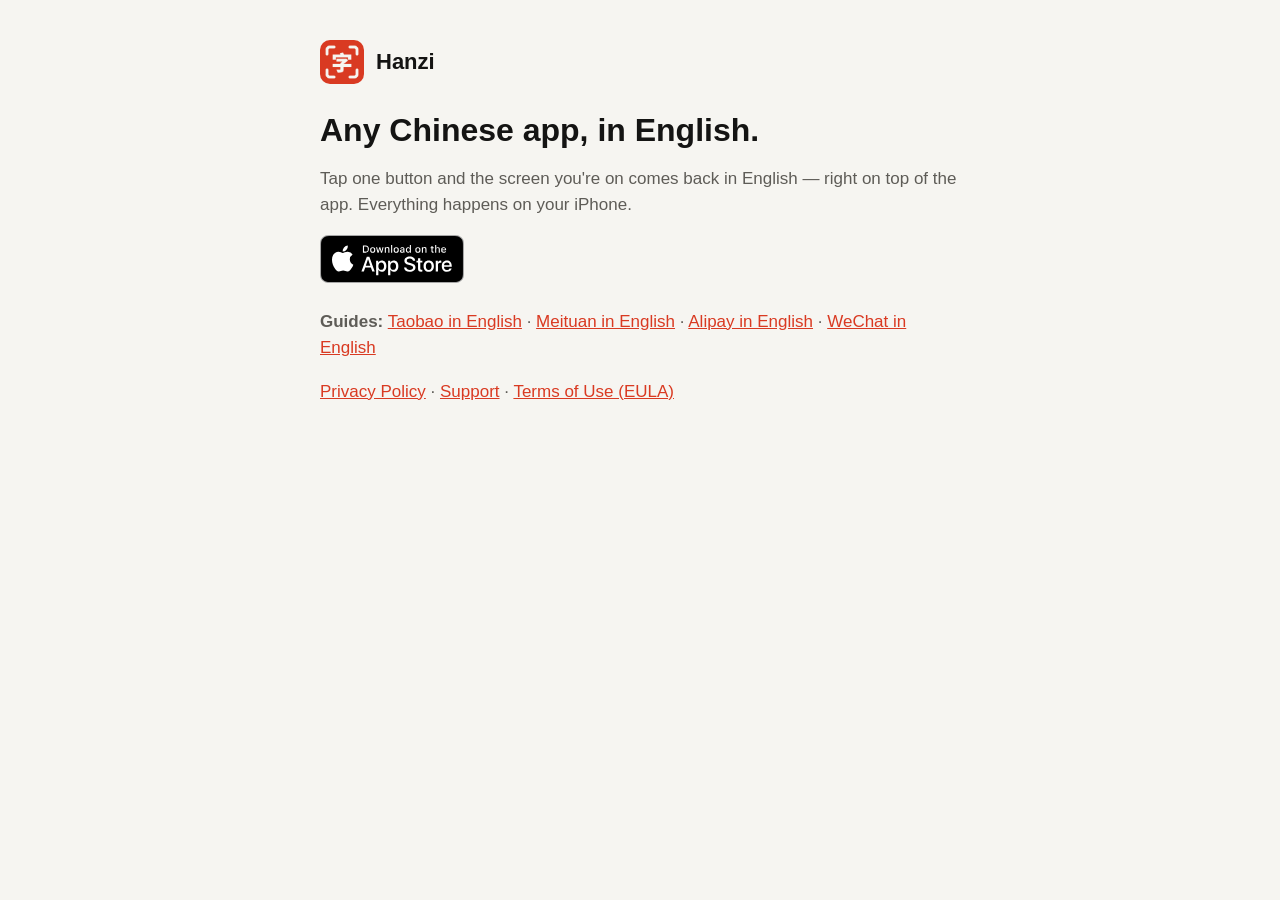
<file: index.html>
<!doctype html><html lang="en"><head><meta charset="utf-8"><meta name="viewport" content="width=device-width,initial-scale=1"><title>Hanzi — Any Chinese app, in English</title><link rel="stylesheet" href="estilo.css"><link rel="icon" href="icon.png"></head>
<body><main><header><img src="icon.png" alt=""><b>Hanzi</b></header><h1>Any Chinese app, in English.</h1>
<p>Tap one button and the screen you're on comes back in English — right on top of the app. Everything happens on your iPhone.</p>
<p><a href="https://apps.apple.com/app/apple-store/id6814826357?pt=128466772&amp;ct=web-home&amp;mt=8"><img src="get/badge.svg" alt="Download on the App Store" style="height:48px"></a></p>
<p><b>Guides:</b> <a href="guides/taobao-in-english/">Taobao in English</a> · <a href="guides/meituan-in-english/">Meituan in English</a> · <a href="guides/alipay-in-english/">Alipay in English</a> · <a href="guides/wechat-in-english/">WeChat in English</a></p>
<p><a href="privacy/">Privacy Policy</a> · <a href="support/">Support</a> · <a href="https://www.apple.com/legal/internet-services/itunes/dev/stdeula/">Terms of Use (EULA)</a></p></main></body></html>
</file>
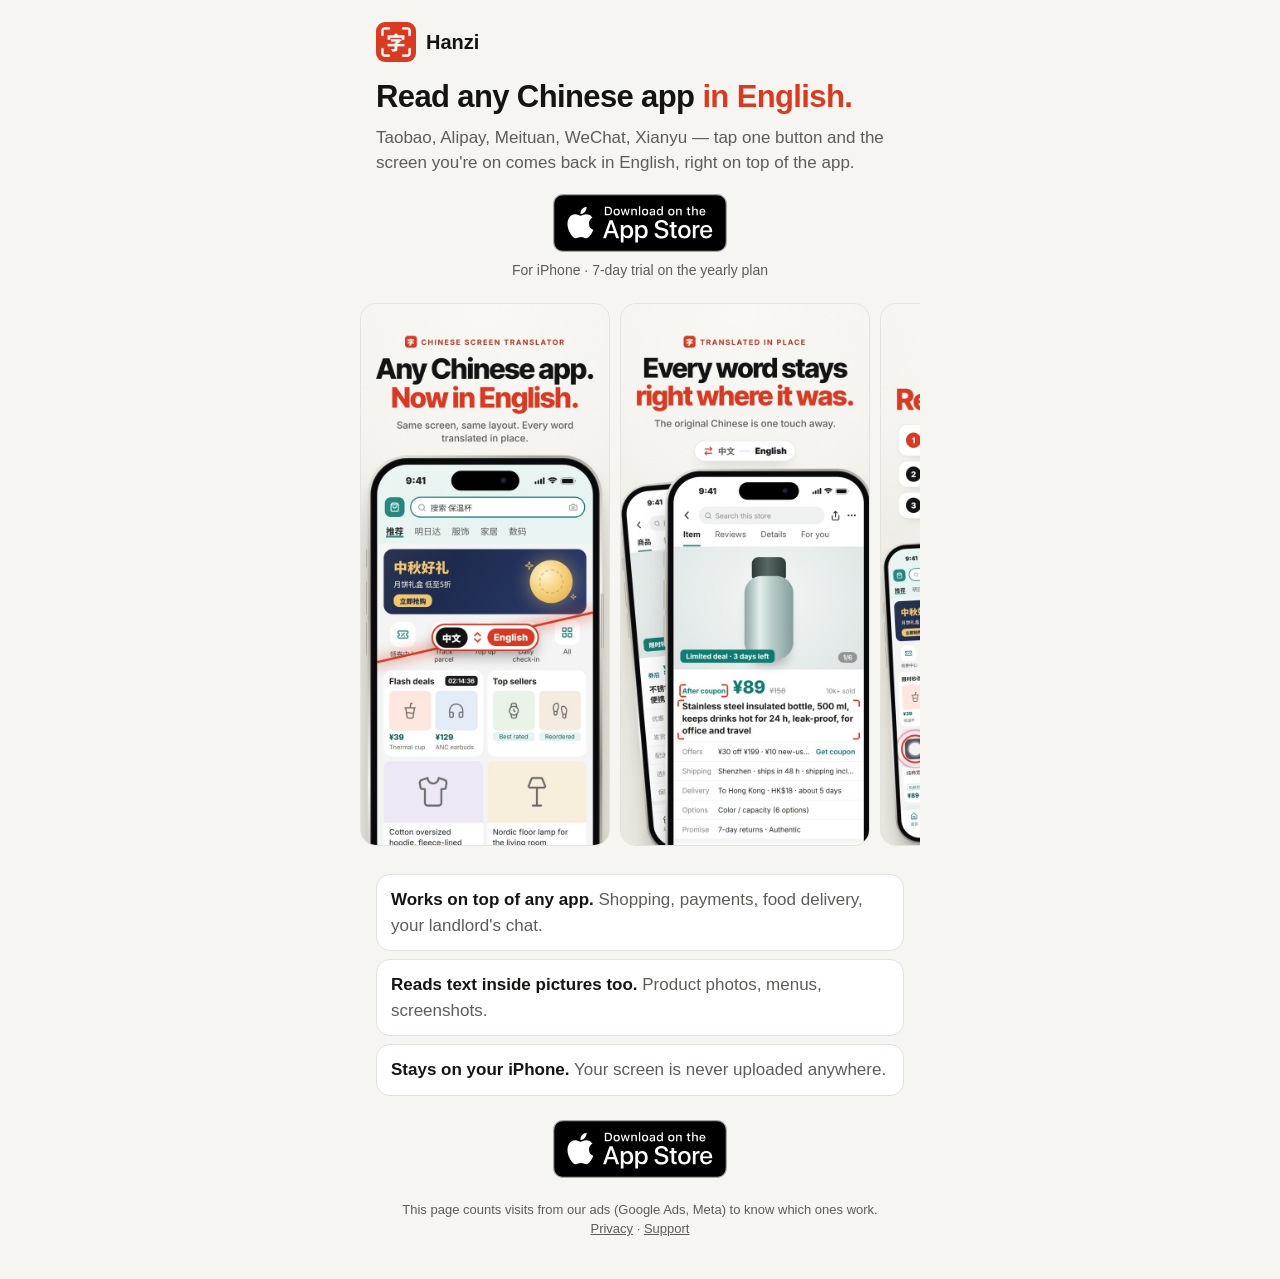
<file: get/index.html>
<!doctype html>
<html lang="en">
<head>
<meta charset="utf-8">
<meta name="viewport" content="width=device-width,initial-scale=1,viewport-fit=cover">
<title>Hanzi — Read any Chinese app in English</title>
<meta name="description" content="Taobao, Alipay, Meituan, WeChat: tap one button and the screen you're on comes back in English, right on top of the app. For iPhone.">
<meta name="apple-itunes-app" content="app-id=6814826357">
<link rel="icon" href="../icon.png">
<style>
:root{--bg:#F6F5F1;--ink:#141413;--ink2:#5E5C57;--seal:#D93A22;--card:#fff;--line:#E4E2DC}
@media (prefers-color-scheme:dark){:root{--bg:#171615;--ink:#F3F1EC;--ink2:#ABA79F;--seal:#F0563C;--card:#211F1D;--line:#34312E}}
*{box-sizing:border-box}
html,body{margin:0;background:var(--bg);color:var(--ink);font:17px/1.5 -apple-system,BlinkMacSystemFont,"SF Pro Text","Helvetica Neue",Arial,sans-serif;-webkit-text-size-adjust:100%}
main{max-width:560px;margin:0 auto;padding:22px 16px 40px}
header{display:flex;align-items:center;gap:10px;margin-bottom:18px}
header img{width:40px;height:40px;border-radius:9px}
header b{font-size:20px}
h1{font-size:31px;line-height:1.12;margin:0 0 10px;letter-spacing:-.02em}
h1 em{font-style:normal;color:var(--seal)}
.sub{color:var(--ink2);margin:0 0 18px}
.cta{display:flex;flex-direction:column;align-items:center;gap:8px;margin:0 0 22px}
.cta a{display:block;line-height:0}
.cta img{height:58px;width:auto}
.cta small{color:var(--ink2);font-size:14px}
.shots{display:flex;gap:10px;overflow-x:auto;scroll-snap-type:x mandatory;margin:0 -16px 22px;padding:0 16px 6px}
.shots img{flex:0 0 62%;max-width:250px;aspect-ratio:598/1300;border-radius:16px;scroll-snap-align:start;border:1px solid var(--line);background:var(--card)}
ul{list-style:none;padding:0;margin:0 0 24px}
li{background:var(--card);border:1px solid var(--line);border-radius:14px;padding:12px 14px;margin-bottom:8px;color:var(--ink2)}
li b{color:var(--ink)}
footer{color:var(--ink2);font-size:13px;text-align:center}
footer a{color:var(--ink2)}
</style>
</head>
<body>
<main>
  <header><img src="../icon.png" alt=""><b>Hanzi</b></header>
  <h1>Read any Chinese app <em>in English.</em></h1>
  <p class="sub">Taobao, Alipay, Meituan, WeChat, Xianyu — tap one button and the screen you're on comes back in English, right on top of the app.</p>

  <div class="cta">
    <a class="store" href="https://apps.apple.com/app/apple-store/id6814826357?pt=128466772&amp;ct=gads-x&amp;mt=8"><img src="badge.svg" alt="Download on the App Store"></a>
    <small>For iPhone · 7-day trial on the yearly plan</small>
  </div>

  <div class="shots">
    <img src="s1.jpg" alt="Any Chinese app, now in English" loading="eager">
    <img src="s2.jpg" alt="Translated in place" loading="lazy">
    <img src="s3.jpg" alt="One tap" loading="lazy">
    <img src="s4.jpg" alt="Text inside pictures too" loading="lazy">
  </div>

  <ul>
    <li><b>Works on top of any app.</b> Shopping, payments, food delivery, your landlord's chat.</li>
    <li><b>Reads text inside pictures too.</b> Product photos, menus, screenshots.</li>
    <li><b>Stays on your iPhone.</b> Your screen is never uploaded anywhere.</li>
  </ul>

  <div class="cta">
    <a class="store" href="https://apps.apple.com/app/apple-store/id6814826357?pt=128466772&amp;ct=gads-x&amp;mt=8"><img src="badge.svg" alt="Download on the App Store"></a>
  </div>

  <footer>
    This page counts visits from our ads (Google Ads, Meta) to know which ones work.<br>
    <a href="../privacy/">Privacy</a> · <a href="../support/">Support</a>
  </footer>
</main>
<script>
(function(){
  var AW = "AW-17931288801", LABEL = "IBpbCKrgy7cdEOGBp-ZC";
  var t0 = Date.now(), MIN_MS = 3000;
  var q = new URLSearchParams(location.search);
  var v = (q.get("utm_content") || q.get("v") || "x").replace(/[^a-z0-9_-]/gi, "").slice(0, 30) || "x";
  var store = "https://apps.apple.com/app/apple-store/id6814826357?pt=128466772&ct=" + encodeURIComponent((/^(meta|fb|ig|facebook|instagram)$/i.test(q.get("utm_source")||"") ? "meta-" : "gads-") + v) + "&mt=8";
  var links = document.querySelectorAll("a.store");
  for (var i = 0; i < links.length; i++) links[i].href = store;

  /* Medicion propia (PostHog, sin cookies ni perfil): vista y toque por video. */
  var sid = "hzw-" + Math.random().toString(16).slice(2) + Date.now().toString(16);
  function ph(ev){
    try{
      fetch("https://us.i.posthog.com/capture/", {method:"POST", keepalive:true, headers:{"Content-Type":"application/json"},
        body: JSON.stringify({api_key:"phc_3XrhNSwJkffw9lChO0bvAAEboGSp8wbr6FU7kwlqE8B", event:ev, distinct_id:sid,
          properties:{$lib:"hanzi-web", v:v, src:q.get("utm_source")||null, camp:q.get("utm_campaign")||null,
            gclid: q.has("gclid")||q.has("gbraid")||q.has("wbraid"), $process_person_profile:false, $geoip_disable:false}})});
    }catch(e){}
  }
  ph("web_landing_view");

  /* Etiqueta de Google: conversion = toque en "Download on the App Store". */
  window.dataLayer = window.dataLayer || [];
  window.gtag = function(){ dataLayer.push(arguments); };
  gtag("js", new Date());
  gtag("config", AW);
  var s = document.createElement("script"); s.async = true; s.src = "https://www.googletagmanager.com/gtag/js?id=" + AW;
  document.head.appendChild(s);

  /* Pixel de Meta (conjunto de datos "Hanzi Web"): vista de pagina, y Lead = toque util en el boton del App Store. */
  !function(f,b,e,u,n,t,z){if(f.fbq)return;n=f.fbq=function(){n.callMethod?n.callMethod.apply(n,arguments):n.queue.push(arguments)};
  if(!f._fbq)f._fbq=n;n.push=n;n.loaded=!0;n.version="2.0";n.queue=[];t=b.createElement(e);t.async=!0;t.src=u;
  z=b.getElementsByTagName(e)[0];z.parentNode.insertBefore(t,z)}(window,document,"script","https://connect.facebook.net/en_US/fbevents.js");
  fbq("init", "4250661291893455");
  fbq("track", "PageView");

  var fue = false;
  function alStore(e){
    if (fue) return; fue = true;
    e.preventDefault();
    var ir = function(){ if (ir.hecho) return; ir.hecho = true; location.href = store; };
    /* Solo cuenta para Google si estuvo >= 3 s en la pagina: un toque reflejo no entrena la puja. Navega igual. */
    var util = Date.now() - t0 >= MIN_MS;
    ph(util ? "web_store_click" : "web_store_click_rapido");
    if (util) {
      try { fbq("track", "Lead", {content_name: v}); } catch(err) {}
      try { gtag("event", "conversion", {send_to: AW + "/" + LABEL, transport_type: "beacon", event_callback: function(){ setTimeout(ir, 350); }}); } catch(err) {}
      setTimeout(ir, 700);
    } else {
      setTimeout(ir, 150);
    }
    setTimeout(function(){ fue = false; }, 3000);
  }
  for (var j = 0; j < links.length; j++) links[j].addEventListener("click", alStore);
})();
</script>
</body>
</html>
</file>
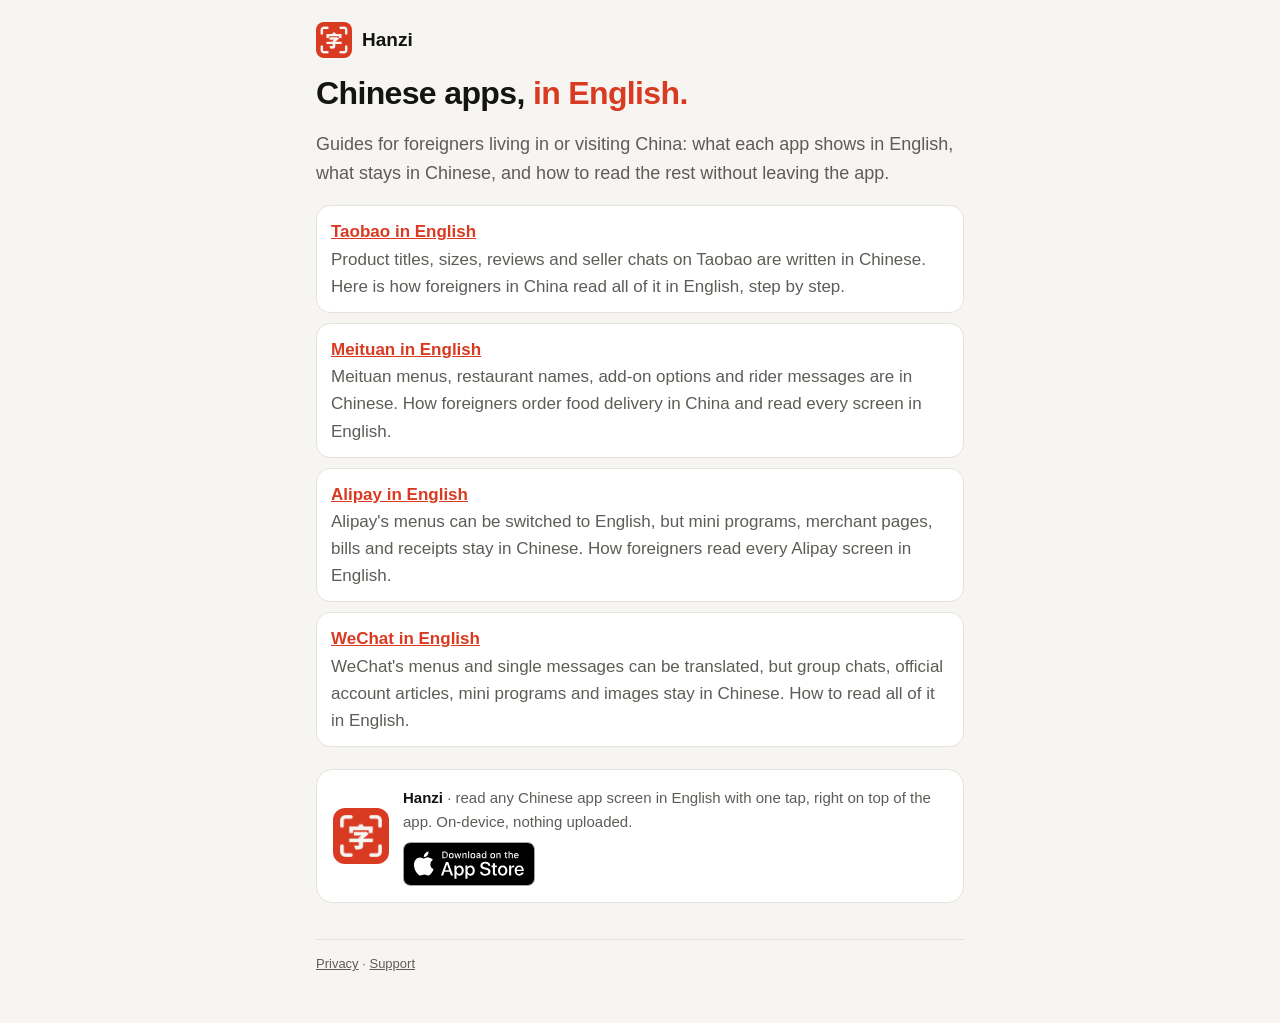
<file: guides/index.html>
<!doctype html>
<html lang="en"><head><meta charset="utf-8"><meta name="viewport" content="width=device-width,initial-scale=1">
<title>Using Chinese apps in English: guides for foreigners in China</title>
<meta name="description" content="Practical guides for foreigners in China: how to read Taobao, Meituan, Alipay and WeChat in English, including the parts that stay in Chinese."><link rel="canonical" href="https://perufitlife.github.io/hanzi-app/guides/">
<link rel="icon" href="../icon.png"><style>:root{--bg:#F6F5F1;--ink:#141413;--ink2:#5E5C57;--seal:#D93A22;--card:#fff;--line:#E4E2DC}
@media (prefers-color-scheme:dark){:root{--bg:#171615;--ink:#F3F1EC;--ink2:#ABA79F;--seal:#F0563C;--card:#211F1D;--line:#34312E}}
*{box-sizing:border-box}html,body{margin:0;background:var(--bg);color:var(--ink);font:17px/1.6 -apple-system,BlinkMacSystemFont,"SF Pro Text","Helvetica Neue",Arial,sans-serif;-webkit-text-size-adjust:100%}
main{max-width:680px;margin:0 auto;padding:22px 16px 48px}header{display:flex;align-items:center;gap:10px;margin-bottom:18px}header img{width:36px;height:36px;border-radius:8px}header a{color:var(--ink);text-decoration:none;font-weight:700;font-size:19px}
h1{font-size:32px;line-height:1.12;margin:0 0 12px;letter-spacing:-.02em}h1 em{font-style:normal;color:var(--seal)}h2{font-size:22px;margin:30px 0 8px;letter-spacing:-.01em}
.lead{color:var(--ink2);font-size:18px}a{color:var(--seal)}ul,ol{padding-left:22px}li{margin:4px 0}
.cta{background:var(--card);border:1px solid var(--line);border-radius:16px;padding:16px;margin:22px 0;display:flex;gap:14px;align-items:center}
.cta img.i{width:56px;height:56px;border-radius:12px;flex:none}.cta p{margin:0 0 8px;color:var(--ink2);font-size:15px}.cta b{color:var(--ink)}.cta a.store img{height:44px;width:auto;display:block}
.shot{display:block;width:62%;max-width:260px;margin:16px auto;border-radius:16px;border:1px solid var(--line)}
footer{margin-top:36px;color:var(--ink2);font-size:13px;border-top:1px solid var(--line);padding-top:14px}footer a{color:var(--ink2)}
nav.more a{display:block;margin:6px 0} ul.g{list-style:none;padding:0}ul.g li{background:var(--card);border:1px solid var(--line);border-radius:14px;padding:12px 14px;margin:10px 0}</style></head>
<body><main><header><img src="../icon.png" alt=""><a href="../">Hanzi</a></header>
<h1>Chinese apps, <em>in English.</em></h1><p class="lead">Guides for foreigners living in or visiting China: what each app shows in English, what stays in Chinese, and how to read the rest without leaving the app.</p>
<ul class="g"><li><a href="taobao-in-english/"><b>Taobao in English</b></a><br><span style="color:var(--ink2)">Product titles, sizes, reviews and seller chats on Taobao are written in Chinese. Here is how foreigners in China read all of it in English, step by step.</span></li>
<li><a href="meituan-in-english/"><b>Meituan in English</b></a><br><span style="color:var(--ink2)">Meituan menus, restaurant names, add-on options and rider messages are in Chinese. How foreigners order food delivery in China and read every screen in English.</span></li>
<li><a href="alipay-in-english/"><b>Alipay in English</b></a><br><span style="color:var(--ink2)">Alipay's menus can be switched to English, but mini programs, merchant pages, bills and receipts stay in Chinese. How foreigners read every Alipay screen in English.</span></li>
<li><a href="wechat-in-english/"><b>WeChat in English</b></a><br><span style="color:var(--ink2)">WeChat's menus and single messages can be translated, but group chats, official account articles, mini programs and images stay in Chinese. How to read all of it in English.</span></li></ul>
<div class="cta"><img class="i" src="../../icon.png" alt="Hanzi app icon"><div><p><b>Hanzi</b> · read any Chinese app screen in English with one tap, right on top of the app. On-device, nothing uploaded.</p>
<a class="store" href="https://apps.apple.com/app/apple-store/id6814826357?pt=128466772&amp;ct=seo-guides&amp;mt=8"><img src="../../get/badge.svg" alt="Download on the App Store"></a></div></div>
<footer><a href="../privacy/">Privacy</a> · <a href="../support/">Support</a></footer></main><script>
(function(){var q=new URLSearchParams(location.search),v="seo-guides",sid="hzw-"+Math.random().toString(16).slice(2)+Date.now().toString(16);
function ph(e){try{fetch("https://us.i.posthog.com/capture/",{method:"POST",keepalive:true,headers:{"Content-Type":"application/json"},body:JSON.stringify({api_key:"phc_3XrhNSwJkffw9lChO0bvAAEboGSp8wbr6FU7kwlqE8B",event:e,distinct_id:sid,properties:{$lib:"hanzi-web",v:v,src:q.get("utm_source")||"seo",ref:document.referrer?new URL(document.referrer).hostname:null,$process_person_profile:false}})})}catch(x){}}
ph("web_landing_view");var a=document.querySelectorAll("a.store");for(var i=0;i<a.length;i++)a[i].addEventListener("click",function(){ph("web_store_click")});})();
</script></body></html>
</file>
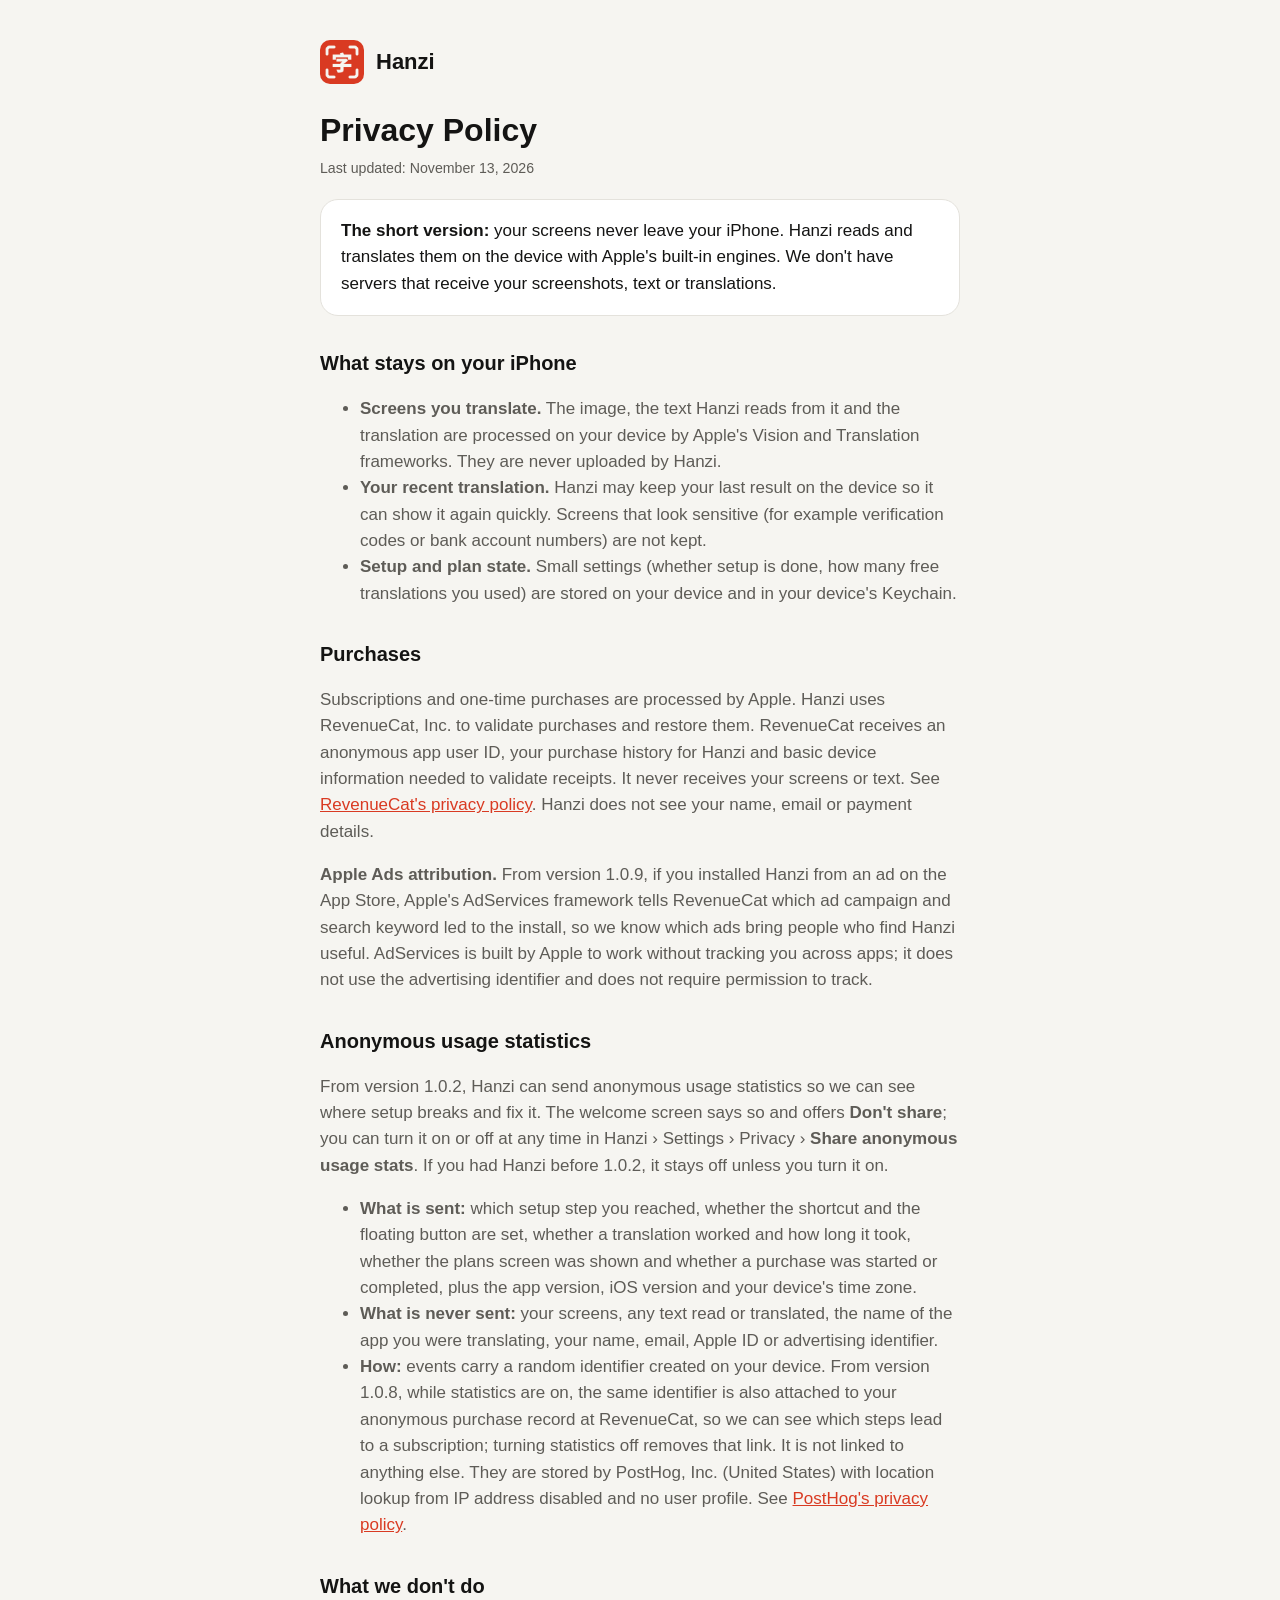
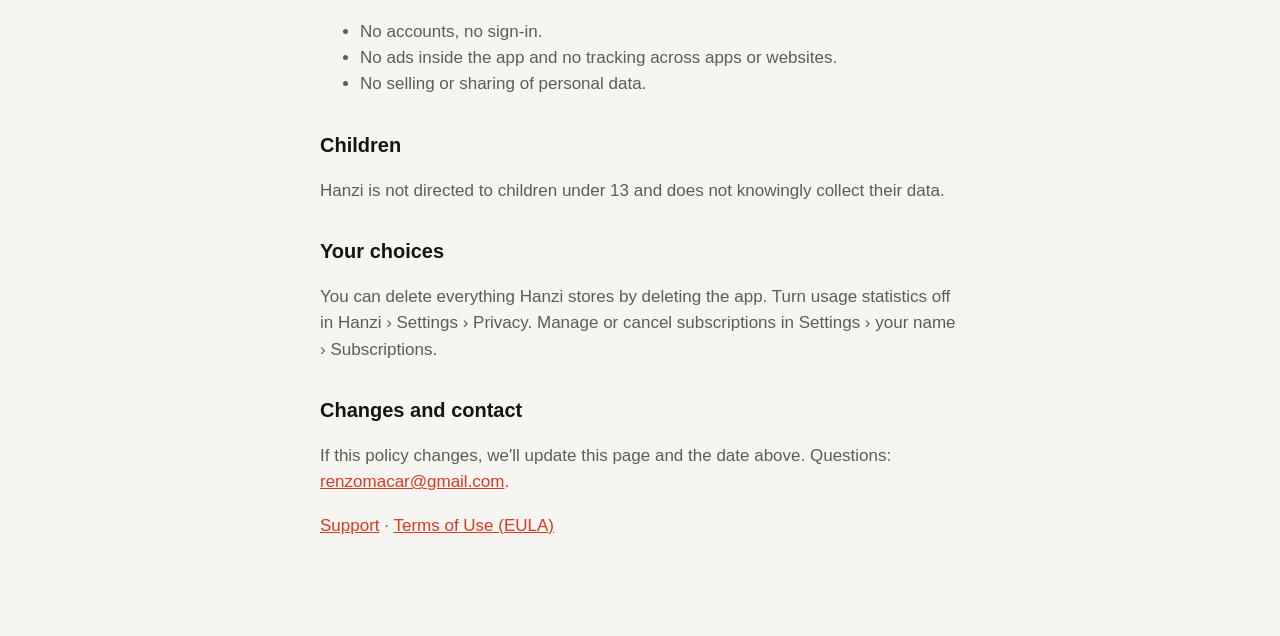
<file: privacy/index.html>
<!doctype html><html lang="en"><head><meta charset="utf-8"><meta name="viewport" content="width=device-width,initial-scale=1"><title>Hanzi — Privacy Policy</title><link rel="stylesheet" href="../estilo.css"><link rel="icon" href="../icon.png"></head>
<body><main><header><img src="../icon.png" alt=""><b>Hanzi</b></header>
<h1>Privacy Policy</h1><small>Last updated: November 13, 2026</small>
<div class="card"><b>The short version:</b> your screens never leave your iPhone. Hanzi reads and translates them on the device with Apple's built-in engines. We don't have servers that receive your screenshots, text or translations.</div>
<h2>What stays on your iPhone</h2>
<ul><li><b>Screens you translate.</b> The image, the text Hanzi reads from it and the translation are processed on your device by Apple's Vision and Translation frameworks. They are never uploaded by Hanzi.</li>
<li><b>Your recent translation.</b> Hanzi may keep your last result on the device so it can show it again quickly. Screens that look sensitive (for example verification codes or bank account numbers) are not kept.</li>
<li><b>Setup and plan state.</b> Small settings (whether setup is done, how many free translations you used) are stored on your device and in your device's Keychain.</li></ul>
<h2>Purchases</h2>
<p>Subscriptions and one-time purchases are processed by Apple. Hanzi uses RevenueCat, Inc. to validate purchases and restore them. RevenueCat receives an anonymous app user ID, your purchase history for Hanzi and basic device information needed to validate receipts. It never receives your screens or text. See <a href="https://www.revenuecat.com/privacy">RevenueCat's privacy policy</a>. Hanzi does not see your name, email or payment details.</p>
<p><b>Apple Ads attribution.</b> From version 1.0.9, if you installed Hanzi from an ad on the App Store, Apple's AdServices framework tells RevenueCat which ad campaign and search keyword led to the install, so we know which ads bring people who find Hanzi useful. AdServices is built by Apple to work without tracking you across apps; it does not use the advertising identifier and does not require permission to track.</p>
<h2>Anonymous usage statistics</h2>
<p>From version 1.0.2, Hanzi can send anonymous usage statistics so we can see where setup breaks and fix it. The welcome screen says so and offers <b>Don't share</b>; you can turn it on or off at any time in Hanzi › Settings › Privacy › <b>Share anonymous usage stats</b>. If you had Hanzi before 1.0.2, it stays off unless you turn it on.</p>
<ul><li><b>What is sent:</b> which setup step you reached, whether the shortcut and the floating button are set, whether a translation worked and how long it took, whether the plans screen was shown and whether a purchase was started or completed, plus the app version, iOS version and your device's time zone.</li>
<li><b>What is never sent:</b> your screens, any text read or translated, the name of the app you were translating, your name, email, Apple ID or advertising identifier.</li>
<li><b>How:</b> events carry a random identifier created on your device. From version 1.0.8, while statistics are on, the same identifier is also attached to your anonymous purchase record at RevenueCat, so we can see which steps lead to a subscription; turning statistics off removes that link. It is not linked to anything else. They are stored by PostHog, Inc. (United States) with location lookup from IP address disabled and no user profile. See <a href="https://posthog.com/privacy">PostHog's privacy policy</a>.</li></ul>
<h2>What we don't do</h2>
<ul><li>No accounts, no sign-in.</li><li>No ads inside the app and no tracking across apps or websites.</li><li>No selling or sharing of personal data.</li></ul>
<h2>Children</h2><p>Hanzi is not directed to children under 13 and does not knowingly collect their data.</p>
<h2>Your choices</h2><p>You can delete everything Hanzi stores by deleting the app. Turn usage statistics off in Hanzi › Settings › Privacy. Manage or cancel subscriptions in Settings › your name › Subscriptions.</p>
<h2>Changes and contact</h2><p>If this policy changes, we'll update this page and the date above. Questions: <a href="mailto:renzomacar@gmail.com?subject=Hanzi%20privacy">renzomacar@gmail.com</a>.</p>
<p><a href="../support/">Support</a> · <a href="https://www.apple.com/legal/internet-services/itunes/dev/stdeula/">Terms of Use (EULA)</a></p>
</main></body></html>
</file>
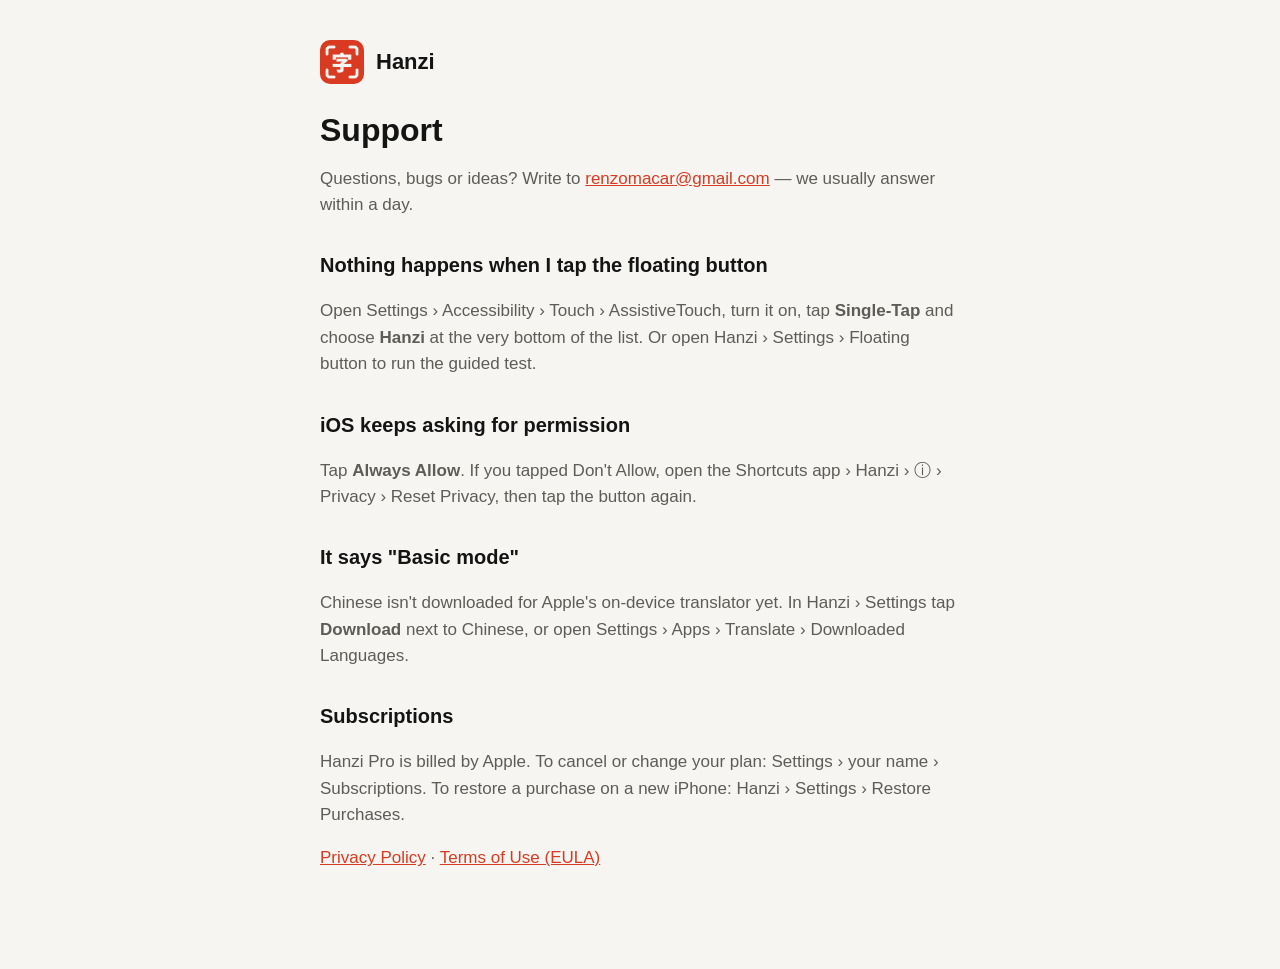
<file: support/index.html>
<!doctype html><html lang="en"><head><meta charset="utf-8"><meta name="viewport" content="width=device-width,initial-scale=1"><title>Hanzi — Support</title><link rel="stylesheet" href="../estilo.css"><link rel="icon" href="../icon.png"></head>
<body><main><header><img src="../icon.png" alt=""><b>Hanzi</b></header>
<h1>Support</h1><p>Questions, bugs or ideas? Write to <a href="mailto:renzomacar@gmail.com?subject=Hanzi%20support">renzomacar@gmail.com</a> — we usually answer within a day.</p>
<h2>Nothing happens when I tap the floating button</h2><p>Open Settings › Accessibility › Touch › AssistiveTouch, turn it on, tap <b>Single-Tap</b> and choose <b>Hanzi</b> at the very bottom of the list. Or open Hanzi › Settings › Floating button to run the guided test.</p>
<h2>iOS keeps asking for permission</h2><p>Tap <b>Always Allow</b>. If you tapped Don't Allow, open the Shortcuts app › Hanzi › ⓘ › Privacy › Reset Privacy, then tap the button again.</p>
<h2>It says "Basic mode"</h2><p>Chinese isn't downloaded for Apple's on-device translator yet. In Hanzi › Settings tap <b>Download</b> next to Chinese, or open Settings › Apps › Translate › Downloaded Languages.</p>
<h2>Subscriptions</h2><p>Hanzi Pro is billed by Apple. To cancel or change your plan: Settings › your name › Subscriptions. To restore a purchase on a new iPhone: Hanzi › Settings › Restore Purchases.</p>
<p><a href="../privacy/">Privacy Policy</a> · <a href="https://www.apple.com/legal/internet-services/itunes/dev/stdeula/">Terms of Use (EULA)</a></p>
</main></body></html>
</file>
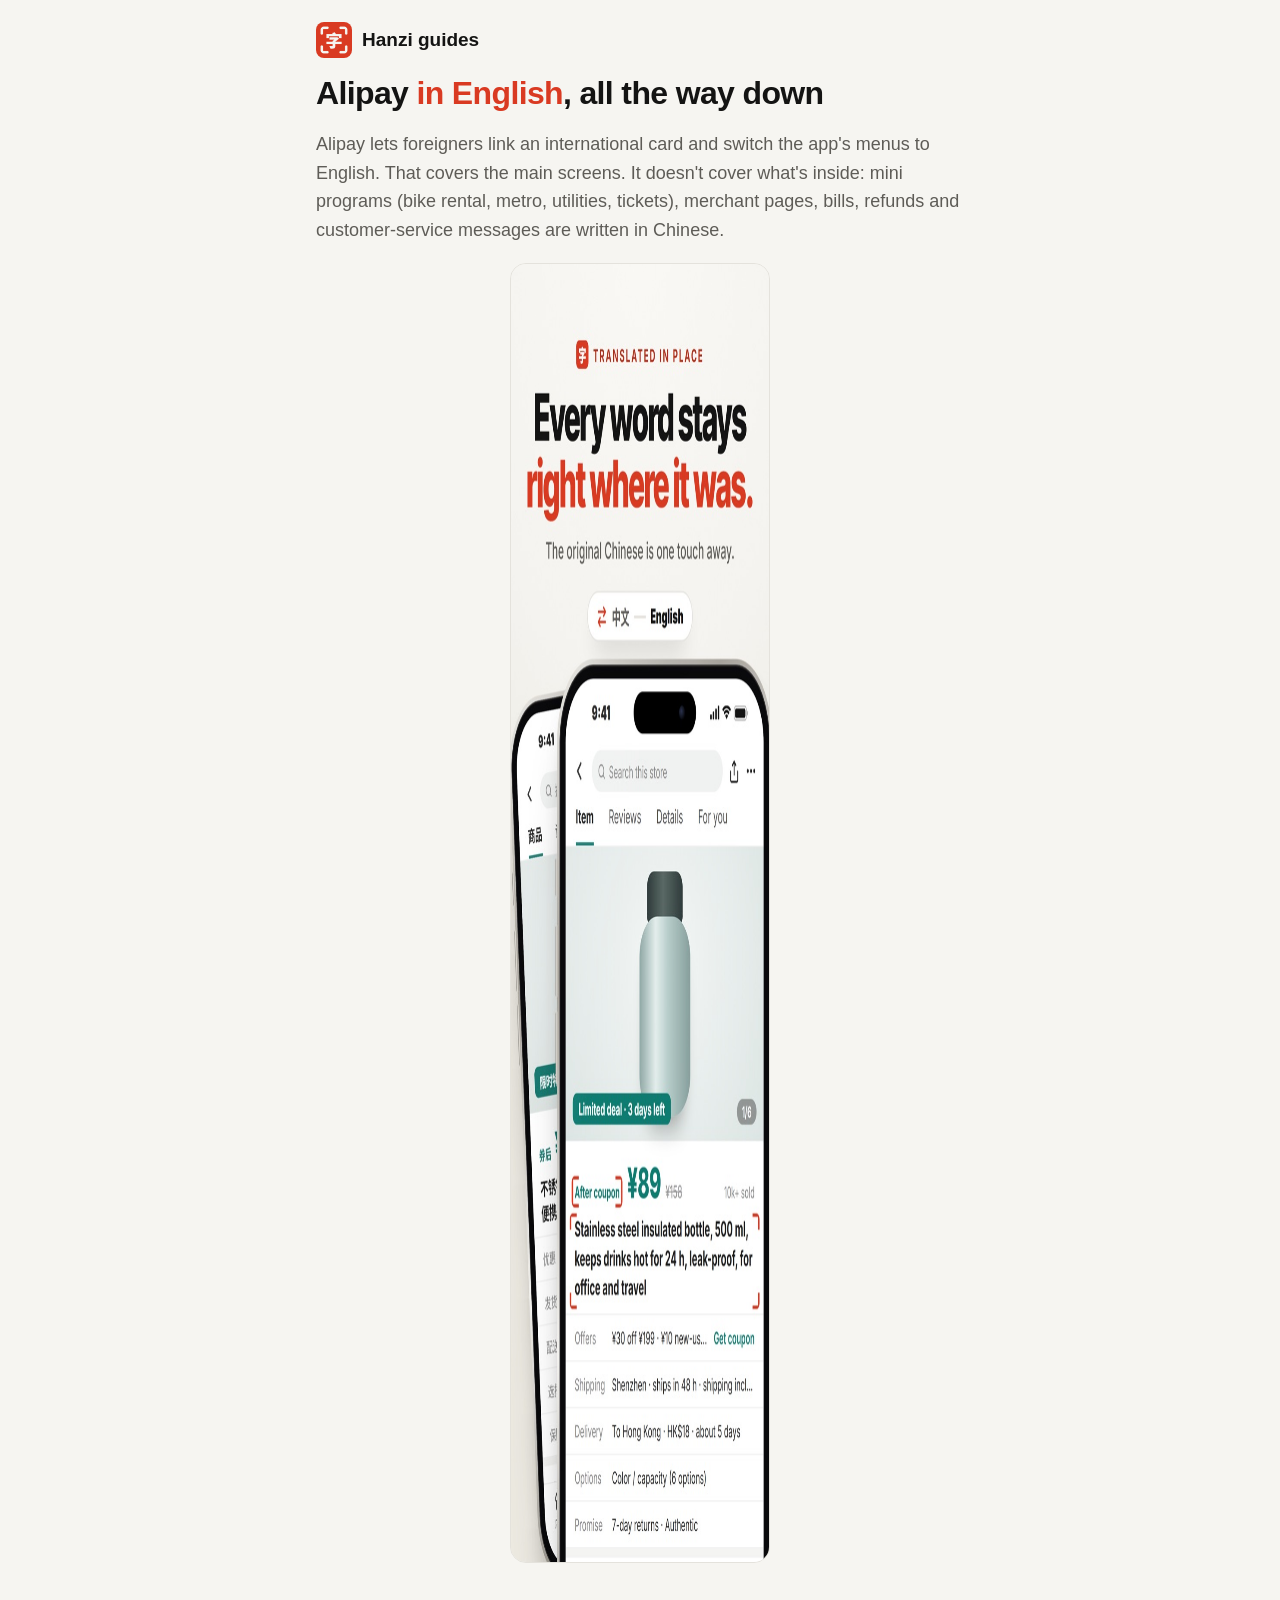
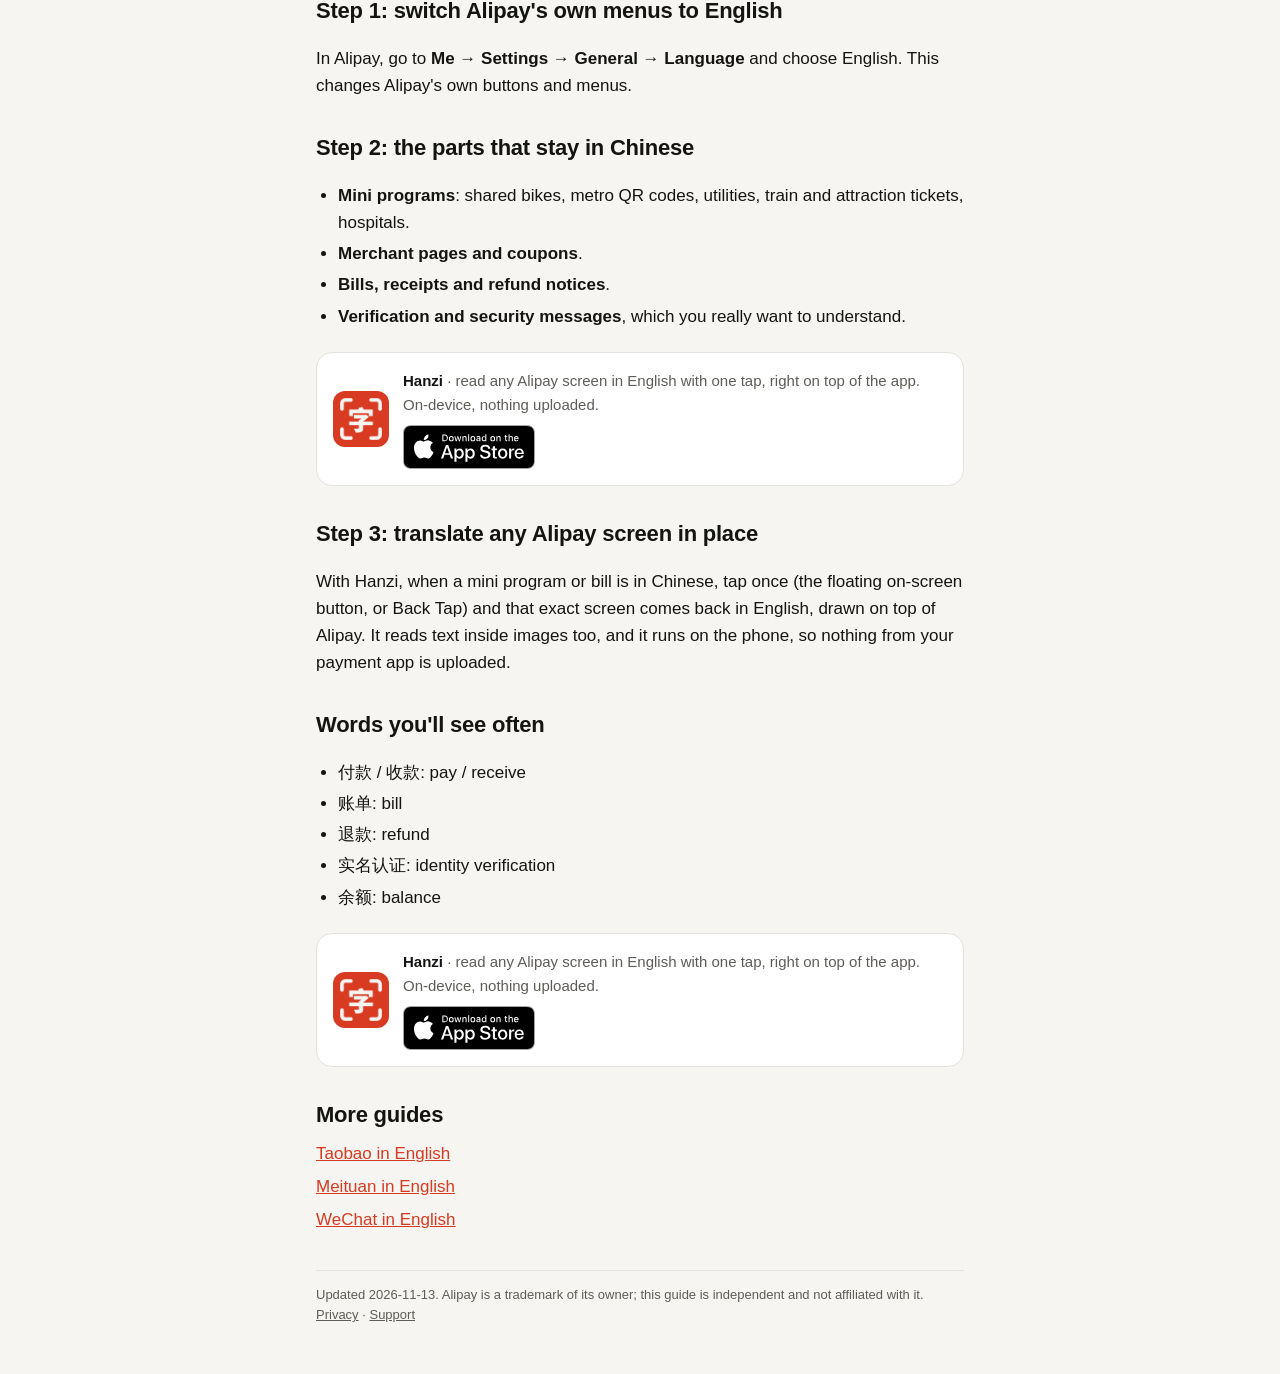
<file: guides/alipay-in-english/index.html>
<!doctype html>
<html lang="en"><head><meta charset="utf-8"><meta name="viewport" content="width=device-width,initial-scale=1,viewport-fit=cover">
<title>Alipay in English: reading mini programs, bills and receipts in China</title><meta name="description" content="Alipay's menus can be switched to English, but mini programs, merchant pages, bills and receipts stay in Chinese. How foreigners read every Alipay screen in English."><link rel="canonical" href="https://perufitlife.github.io/hanzi-app/guides/alipay-in-english/">
<meta property="og:title" content="Alipay in English: reading mini programs, bills and receipts in China"><meta property="og:description" content="Alipay's menus can be switched to English, but mini programs, merchant pages, bills and receipts stay in Chinese. How foreigners read every Alipay screen in English."><meta property="og:type" content="article"><meta property="og:url" content="https://perufitlife.github.io/hanzi-app/guides/alipay-in-english/"><meta property="og:image" content="https://perufitlife.github.io/hanzi-app/get/s1.jpg">
<meta name="apple-itunes-app" content="app-id=6814826357"><link rel="icon" href="../../icon.png">
<script type="application/ld+json">{"@context":"https://schema.org","@type":"Article","headline":"Alipay in English: reading mini programs, bills and receipts in China","description":"Alipay's menus can be switched to English, but mini programs, merchant pages, bills and receipts stay in Chinese. How foreigners read every Alipay screen in English.","dateModified":"2026-11-13","datePublished":"2026-11-13","mainEntityOfPage":"https://perufitlife.github.io/hanzi-app/guides/alipay-in-english/","author":{"@type":"Organization","name":"Hanzi"},"publisher":{"@type":"Organization","name":"Hanzi"}}</script><style>:root{--bg:#F6F5F1;--ink:#141413;--ink2:#5E5C57;--seal:#D93A22;--card:#fff;--line:#E4E2DC}
@media (prefers-color-scheme:dark){:root{--bg:#171615;--ink:#F3F1EC;--ink2:#ABA79F;--seal:#F0563C;--card:#211F1D;--line:#34312E}}
*{box-sizing:border-box}html,body{margin:0;background:var(--bg);color:var(--ink);font:17px/1.6 -apple-system,BlinkMacSystemFont,"SF Pro Text","Helvetica Neue",Arial,sans-serif;-webkit-text-size-adjust:100%}
main{max-width:680px;margin:0 auto;padding:22px 16px 48px}header{display:flex;align-items:center;gap:10px;margin-bottom:18px}header img{width:36px;height:36px;border-radius:8px}header a{color:var(--ink);text-decoration:none;font-weight:700;font-size:19px}
h1{font-size:32px;line-height:1.12;margin:0 0 12px;letter-spacing:-.02em}h1 em{font-style:normal;color:var(--seal)}h2{font-size:22px;margin:30px 0 8px;letter-spacing:-.01em}
.lead{color:var(--ink2);font-size:18px}a{color:var(--seal)}ul,ol{padding-left:22px}li{margin:4px 0}
.cta{background:var(--card);border:1px solid var(--line);border-radius:16px;padding:16px;margin:22px 0;display:flex;gap:14px;align-items:center}
.cta img.i{width:56px;height:56px;border-radius:12px;flex:none}.cta p{margin:0 0 8px;color:var(--ink2);font-size:15px}.cta b{color:var(--ink)}.cta a.store img{height:44px;width:auto;display:block}
.shot{display:block;width:62%;max-width:260px;margin:16px auto;border-radius:16px;border:1px solid var(--line)}
footer{margin-top:36px;color:var(--ink2);font-size:13px;border-top:1px solid var(--line);padding-top:14px}footer a{color:var(--ink2)}
nav.more a{display:block;margin:6px 0}</style></head>
<body><main><header><img src="../../icon.png" alt=""><a href="../">Hanzi guides</a></header>
<h1>Alipay <em>in English</em>, all the way down</h1><p class="lead">Alipay lets foreigners link an international card and switch the app's menus to English. That covers the main screens. It doesn't cover what's inside: mini programs (bike rental, metro, utilities, tickets), merchant pages, bills, refunds and customer-service messages are written in Chinese.</p>
<img class="shot" src="../../get/s2.jpg" alt="A Chinese app screen translated to English in place by Hanzi" loading="lazy" width="598" height="1300">
<h2>Step 1: switch Alipay's own menus to English</h2>
<p>In Alipay, go to <b>Me → Settings → General → Language</b> and choose English. This changes Alipay's own buttons and menus.</p>
<h2>Step 2: the parts that stay in Chinese</h2>
<ul><li><b>Mini programs</b>: shared bikes, metro QR codes, utilities, train and attraction tickets, hospitals.</li>
<li><b>Merchant pages and coupons</b>.</li>
<li><b>Bills, receipts and refund notices</b>.</li>
<li><b>Verification and security messages</b>, which you really want to understand.</li></ul>
<div class="cta"><img class="i" src="../../icon.png" alt="Hanzi app icon"><div><p><b>Hanzi</b> · read any Alipay screen in English with one tap, right on top of the app. On-device, nothing uploaded.</p>
<a class="store" href="https://apps.apple.com/app/apple-store/id6814826357?pt=128466772&amp;ct=seo-alipay-in-english&amp;mt=8"><img src="../../get/badge.svg" alt="Download on the App Store"></a></div></div>
<h2>Step 3: translate any Alipay screen in place</h2>
<p>With Hanzi, when a mini program or bill is in Chinese, tap once (the floating on-screen button, or Back Tap) and that exact screen comes back in English, drawn on top of Alipay. It reads text inside images too, and it runs on the phone, so nothing from your payment app is uploaded.</p>
<h2>Words you'll see often</h2>
<ul><li>付款 / 收款: pay / receive</li>
<li>账单: bill</li>
<li>退款: refund</li>
<li>实名认证: identity verification</li>
<li>余额: balance</li></ul>
<div class="cta"><img class="i" src="../../icon.png" alt="Hanzi app icon"><div><p><b>Hanzi</b> · read any Alipay screen in English with one tap, right on top of the app. On-device, nothing uploaded.</p>
<a class="store" href="https://apps.apple.com/app/apple-store/id6814826357?pt=128466772&amp;ct=seo-alipay-in-english&amp;mt=8"><img src="../../get/badge.svg" alt="Download on the App Store"></a></div></div>
<h2>More guides</h2><nav class="more"><a href="../taobao-in-english/">Taobao in English</a><a href="../meituan-in-english/">Meituan in English</a><a href="../wechat-in-english/">WeChat in English</a></nav>
<footer>Updated 2026-11-13. Alipay is a trademark of its owner; this guide is independent and not affiliated with it.<br><a href="../../privacy/">Privacy</a> · <a href="../../support/">Support</a></footer>
</main><script>
(function(){var q=new URLSearchParams(location.search),v="seo-alipay-in-english",sid="hzw-"+Math.random().toString(16).slice(2)+Date.now().toString(16);
function ph(e){try{fetch("https://us.i.posthog.com/capture/",{method:"POST",keepalive:true,headers:{"Content-Type":"application/json"},body:JSON.stringify({api_key:"phc_3XrhNSwJkffw9lChO0bvAAEboGSp8wbr6FU7kwlqE8B",event:e,distinct_id:sid,properties:{$lib:"hanzi-web",v:v,src:q.get("utm_source")||"seo",ref:document.referrer?new URL(document.referrer).hostname:null,$process_person_profile:false}})})}catch(x){}}
ph("web_landing_view");var a=document.querySelectorAll("a.store");for(var i=0;i<a.length;i++)a[i].addEventListener("click",function(){ph("web_store_click")});})();
</script></body></html>
</file>
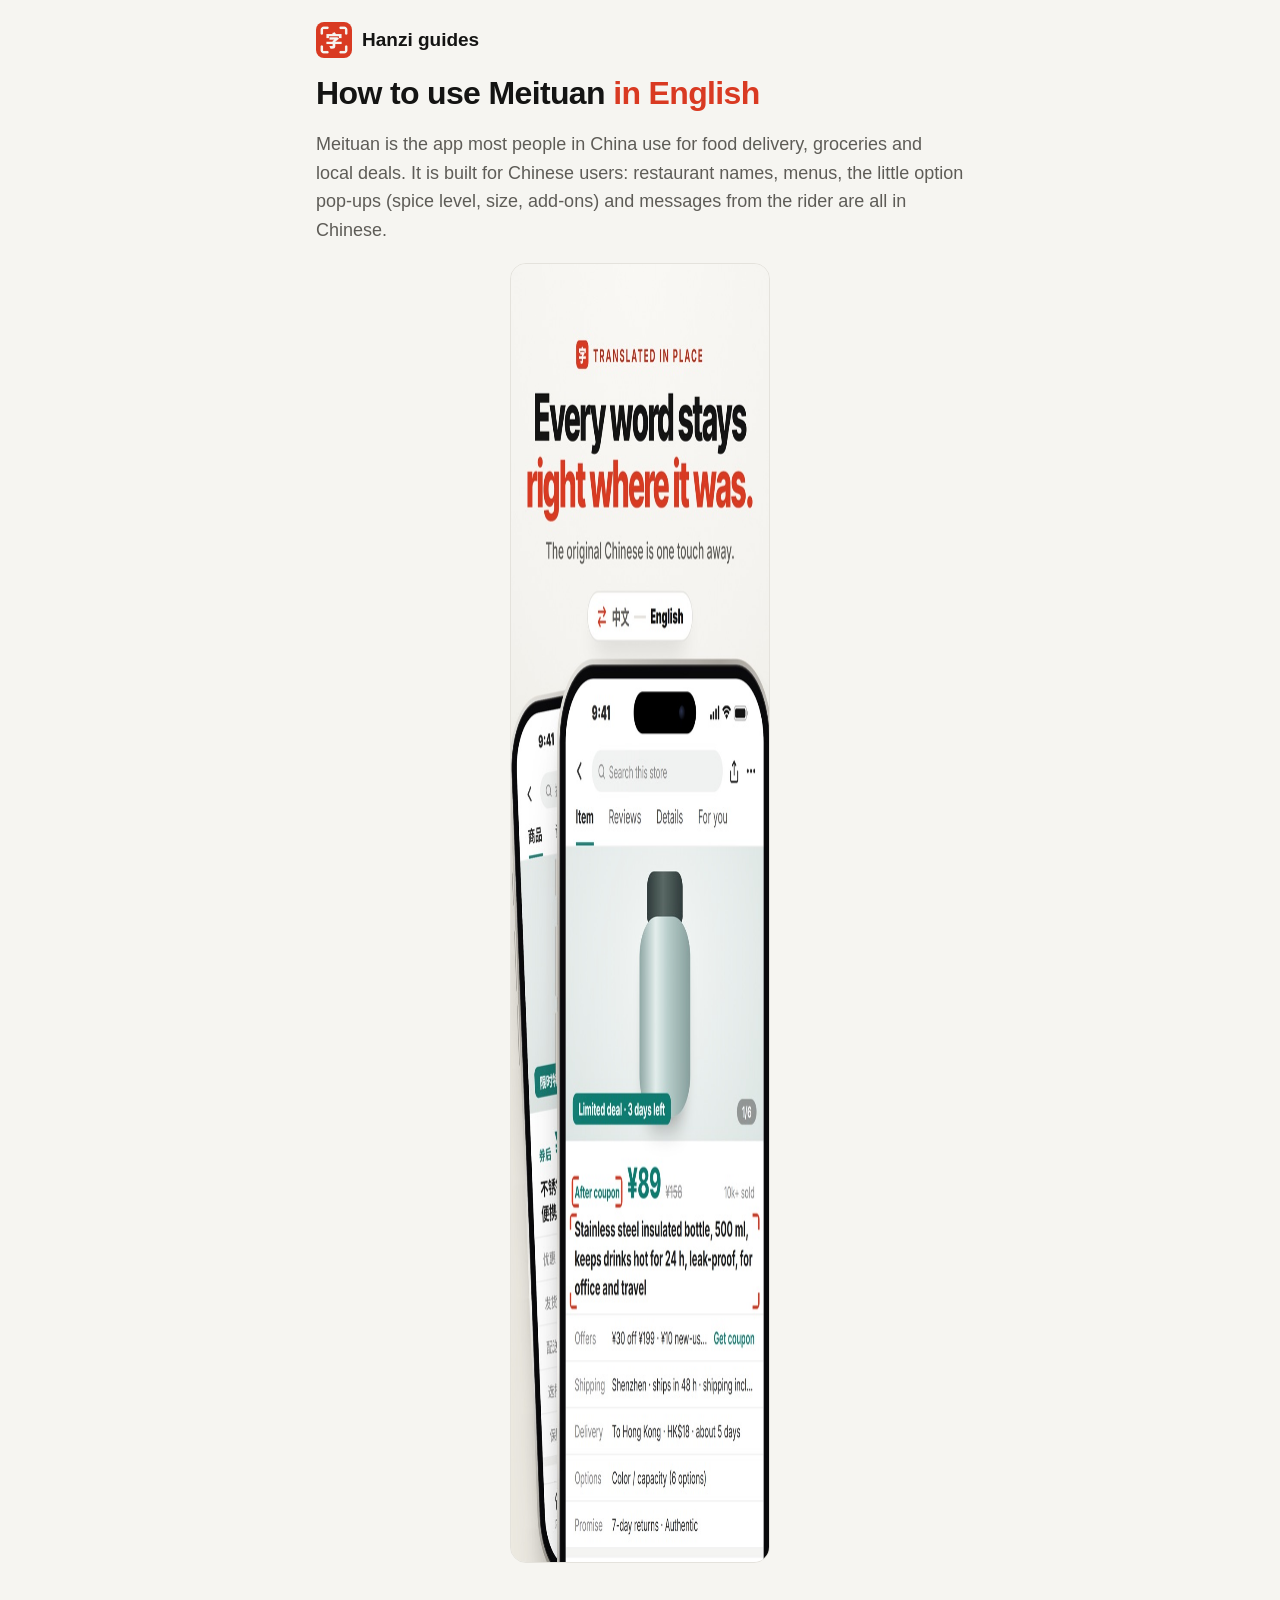
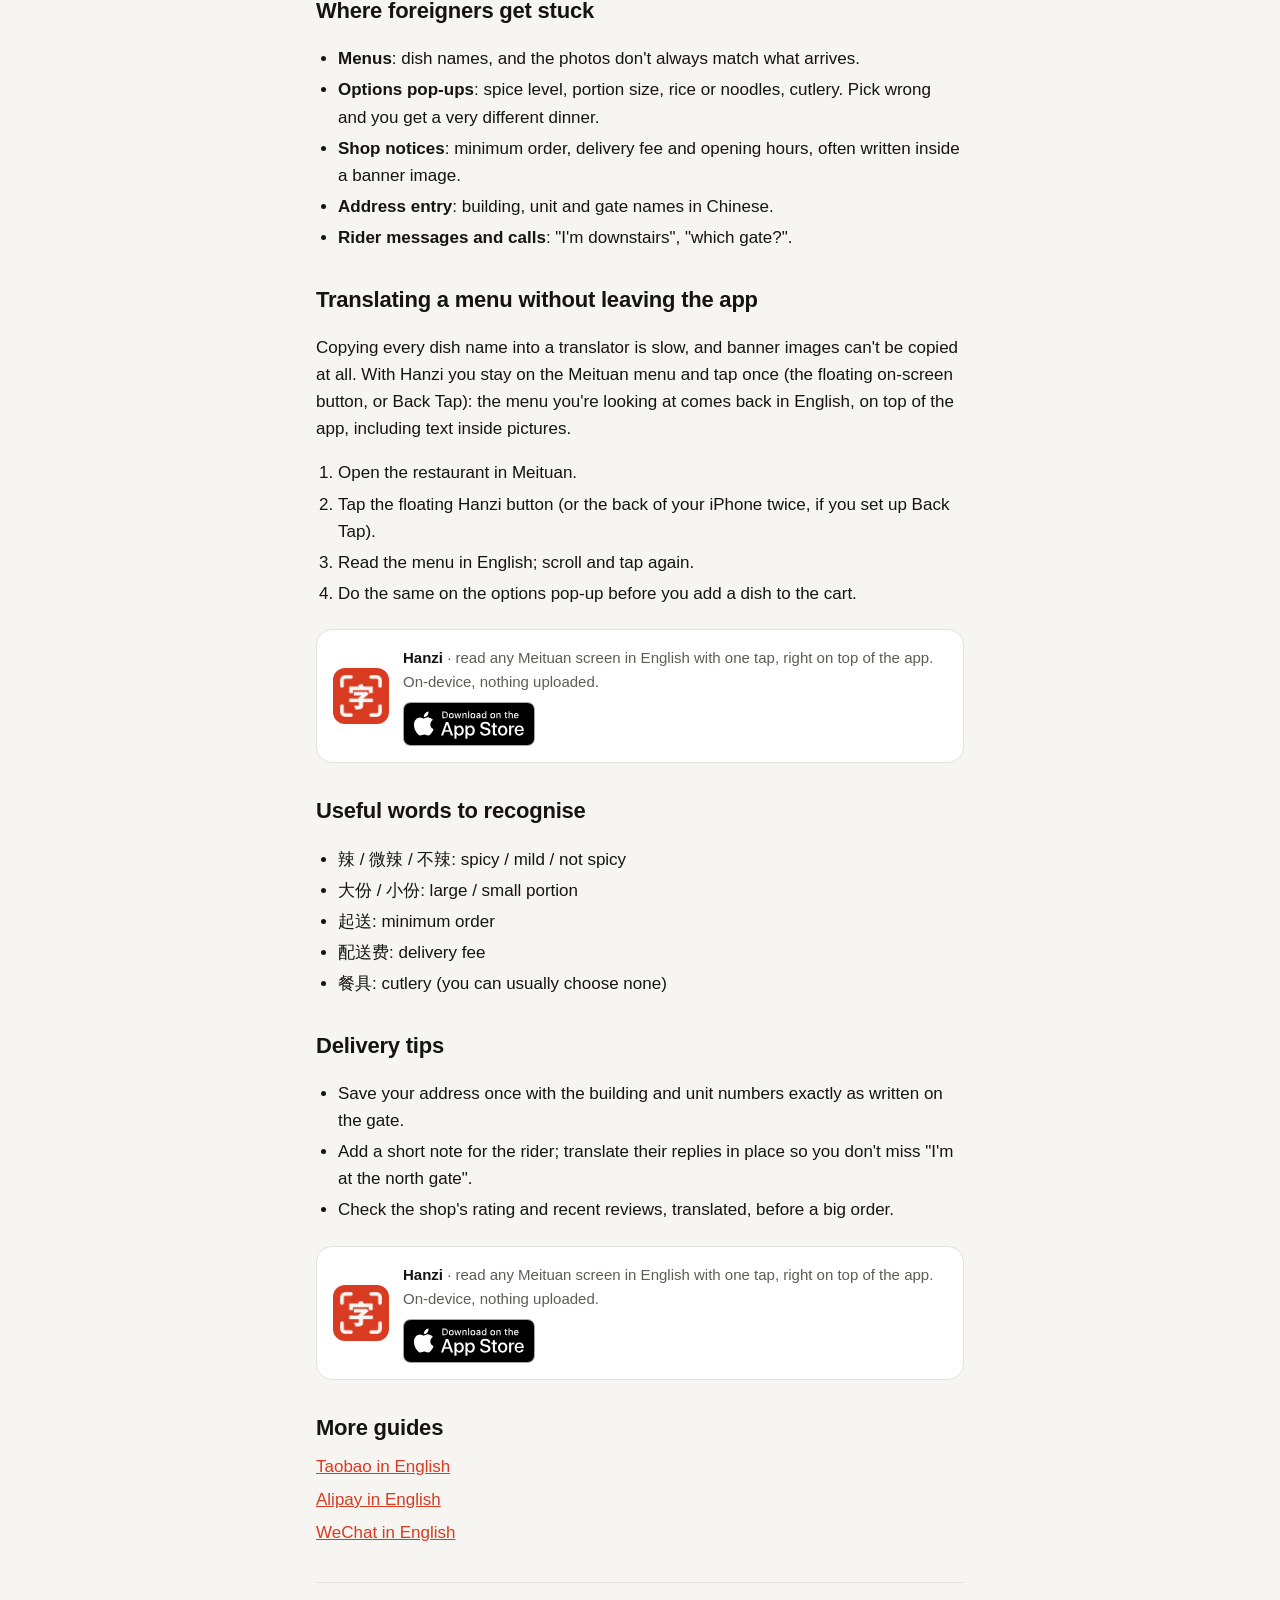
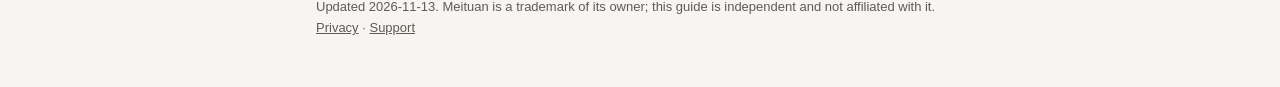
<file: guides/meituan-in-english/index.html>
<!doctype html>
<html lang="en"><head><meta charset="utf-8"><meta name="viewport" content="width=device-width,initial-scale=1,viewport-fit=cover">
<title>How to use Meituan in English: food delivery in China for foreigners</title><meta name="description" content="Meituan menus, restaurant names, add-on options and rider messages are in Chinese. How foreigners order food delivery in China and read every screen in English."><link rel="canonical" href="https://perufitlife.github.io/hanzi-app/guides/meituan-in-english/">
<meta property="og:title" content="How to use Meituan in English: food delivery in China for foreigners"><meta property="og:description" content="Meituan menus, restaurant names, add-on options and rider messages are in Chinese. How foreigners order food delivery in China and read every screen in English."><meta property="og:type" content="article"><meta property="og:url" content="https://perufitlife.github.io/hanzi-app/guides/meituan-in-english/"><meta property="og:image" content="https://perufitlife.github.io/hanzi-app/get/s1.jpg">
<meta name="apple-itunes-app" content="app-id=6814826357"><link rel="icon" href="../../icon.png">
<script type="application/ld+json">{"@context":"https://schema.org","@type":"Article","headline":"How to use Meituan in English: food delivery in China for foreigners","description":"Meituan menus, restaurant names, add-on options and rider messages are in Chinese. How foreigners order food delivery in China and read every screen in English.","dateModified":"2026-11-13","datePublished":"2026-11-13","mainEntityOfPage":"https://perufitlife.github.io/hanzi-app/guides/meituan-in-english/","author":{"@type":"Organization","name":"Hanzi"},"publisher":{"@type":"Organization","name":"Hanzi"}}</script><style>:root{--bg:#F6F5F1;--ink:#141413;--ink2:#5E5C57;--seal:#D93A22;--card:#fff;--line:#E4E2DC}
@media (prefers-color-scheme:dark){:root{--bg:#171615;--ink:#F3F1EC;--ink2:#ABA79F;--seal:#F0563C;--card:#211F1D;--line:#34312E}}
*{box-sizing:border-box}html,body{margin:0;background:var(--bg);color:var(--ink);font:17px/1.6 -apple-system,BlinkMacSystemFont,"SF Pro Text","Helvetica Neue",Arial,sans-serif;-webkit-text-size-adjust:100%}
main{max-width:680px;margin:0 auto;padding:22px 16px 48px}header{display:flex;align-items:center;gap:10px;margin-bottom:18px}header img{width:36px;height:36px;border-radius:8px}header a{color:var(--ink);text-decoration:none;font-weight:700;font-size:19px}
h1{font-size:32px;line-height:1.12;margin:0 0 12px;letter-spacing:-.02em}h1 em{font-style:normal;color:var(--seal)}h2{font-size:22px;margin:30px 0 8px;letter-spacing:-.01em}
.lead{color:var(--ink2);font-size:18px}a{color:var(--seal)}ul,ol{padding-left:22px}li{margin:4px 0}
.cta{background:var(--card);border:1px solid var(--line);border-radius:16px;padding:16px;margin:22px 0;display:flex;gap:14px;align-items:center}
.cta img.i{width:56px;height:56px;border-radius:12px;flex:none}.cta p{margin:0 0 8px;color:var(--ink2);font-size:15px}.cta b{color:var(--ink)}.cta a.store img{height:44px;width:auto;display:block}
.shot{display:block;width:62%;max-width:260px;margin:16px auto;border-radius:16px;border:1px solid var(--line)}
footer{margin-top:36px;color:var(--ink2);font-size:13px;border-top:1px solid var(--line);padding-top:14px}footer a{color:var(--ink2)}
nav.more a{display:block;margin:6px 0}</style></head>
<body><main><header><img src="../../icon.png" alt=""><a href="../">Hanzi guides</a></header>
<h1>How to use Meituan <em>in English</em></h1><p class="lead">Meituan is the app most people in China use for food delivery, groceries and local deals. It is built for Chinese users: restaurant names, menus, the little option pop-ups (spice level, size, add-ons) and messages from the rider are all in Chinese.</p>
<img class="shot" src="../../get/s2.jpg" alt="A Chinese app screen translated to English in place by Hanzi" loading="lazy" width="598" height="1300">
<h2>Where foreigners get stuck</h2>
<ul><li><b>Menus</b>: dish names, and the photos don't always match what arrives.</li>
<li><b>Options pop-ups</b>: spice level, portion size, rice or noodles, cutlery. Pick wrong and you get a very different dinner.</li>
<li><b>Shop notices</b>: minimum order, delivery fee and opening hours, often written inside a banner image.</li>
<li><b>Address entry</b>: building, unit and gate names in Chinese.</li>
<li><b>Rider messages and calls</b>: "I'm downstairs", "which gate?".</li></ul>
<h2>Translating a menu without leaving the app</h2>
<p>Copying every dish name into a translator is slow, and banner images can't be copied at all. With Hanzi you stay on the Meituan menu and tap once (the floating on-screen button, or Back Tap): the menu you're looking at comes back in English, on top of the app, including text inside pictures.</p>
<ol><li>Open the restaurant in Meituan.</li>
<li>Tap the floating Hanzi button (or the back of your iPhone twice, if you set up Back Tap).</li>
<li>Read the menu in English; scroll and tap again.</li>
<li>Do the same on the options pop-up before you add a dish to the cart.</li></ol>
<div class="cta"><img class="i" src="../../icon.png" alt="Hanzi app icon"><div><p><b>Hanzi</b> · read any Meituan screen in English with one tap, right on top of the app. On-device, nothing uploaded.</p>
<a class="store" href="https://apps.apple.com/app/apple-store/id6814826357?pt=128466772&amp;ct=seo-meituan-in-english&amp;mt=8"><img src="../../get/badge.svg" alt="Download on the App Store"></a></div></div>
<h2>Useful words to recognise</h2>
<ul><li>辣 / 微辣 / 不辣: spicy / mild / not spicy</li>
<li>大份 / 小份: large / small portion</li>
<li>起送: minimum order</li>
<li>配送费: delivery fee</li>
<li>餐具: cutlery (you can usually choose none)</li></ul>
<h2>Delivery tips</h2>
<ul><li>Save your address once with the building and unit numbers exactly as written on the gate.</li>
<li>Add a short note for the rider; translate their replies in place so you don't miss "I'm at the north gate".</li>
<li>Check the shop's rating and recent reviews, translated, before a big order.</li></ul>
<div class="cta"><img class="i" src="../../icon.png" alt="Hanzi app icon"><div><p><b>Hanzi</b> · read any Meituan screen in English with one tap, right on top of the app. On-device, nothing uploaded.</p>
<a class="store" href="https://apps.apple.com/app/apple-store/id6814826357?pt=128466772&amp;ct=seo-meituan-in-english&amp;mt=8"><img src="../../get/badge.svg" alt="Download on the App Store"></a></div></div>
<h2>More guides</h2><nav class="more"><a href="../taobao-in-english/">Taobao in English</a><a href="../alipay-in-english/">Alipay in English</a><a href="../wechat-in-english/">WeChat in English</a></nav>
<footer>Updated 2026-11-13. Meituan is a trademark of its owner; this guide is independent and not affiliated with it.<br><a href="../../privacy/">Privacy</a> · <a href="../../support/">Support</a></footer>
</main><script>
(function(){var q=new URLSearchParams(location.search),v="seo-meituan-in-english",sid="hzw-"+Math.random().toString(16).slice(2)+Date.now().toString(16);
function ph(e){try{fetch("https://us.i.posthog.com/capture/",{method:"POST",keepalive:true,headers:{"Content-Type":"application/json"},body:JSON.stringify({api_key:"phc_3XrhNSwJkffw9lChO0bvAAEboGSp8wbr6FU7kwlqE8B",event:e,distinct_id:sid,properties:{$lib:"hanzi-web",v:v,src:q.get("utm_source")||"seo",ref:document.referrer?new URL(document.referrer).hostname:null,$process_person_profile:false}})})}catch(x){}}
ph("web_landing_view");var a=document.querySelectorAll("a.store");for(var i=0;i<a.length;i++)a[i].addEventListener("click",function(){ph("web_store_click")});})();
</script></body></html>
</file>
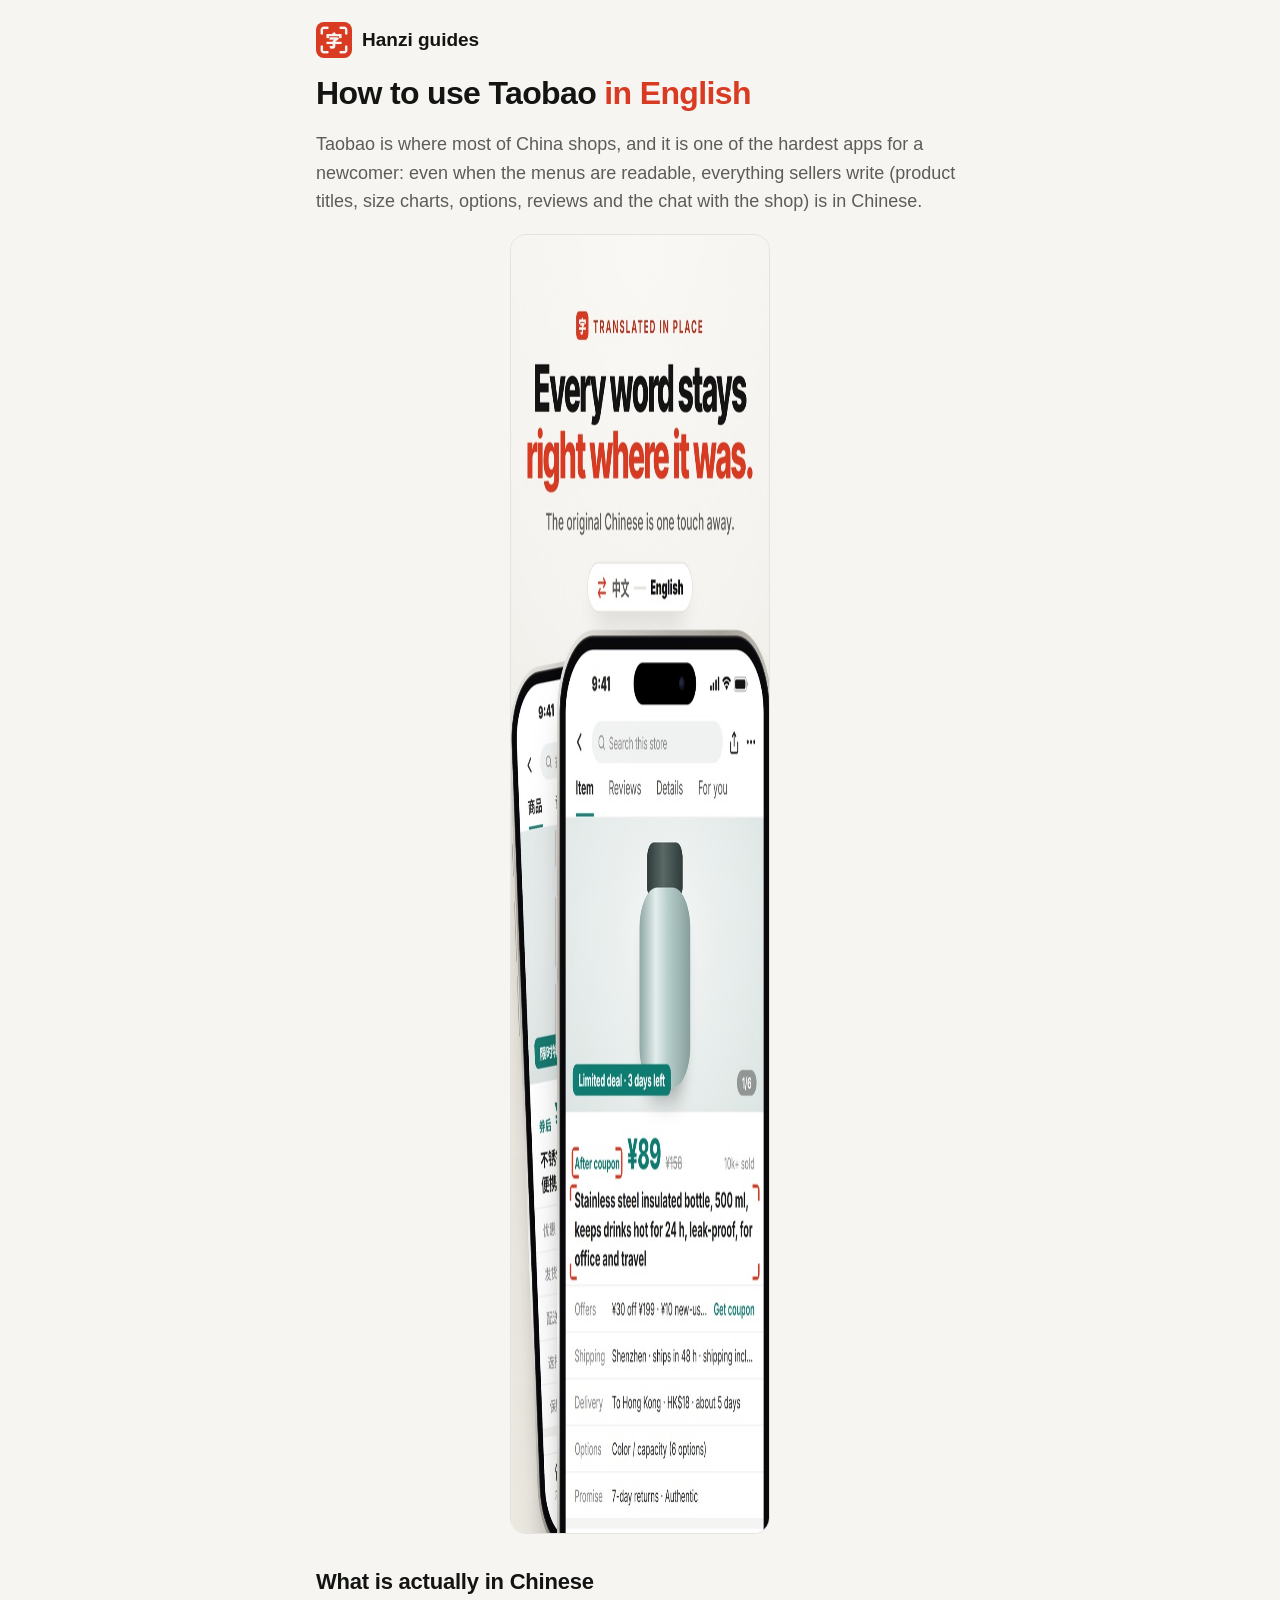
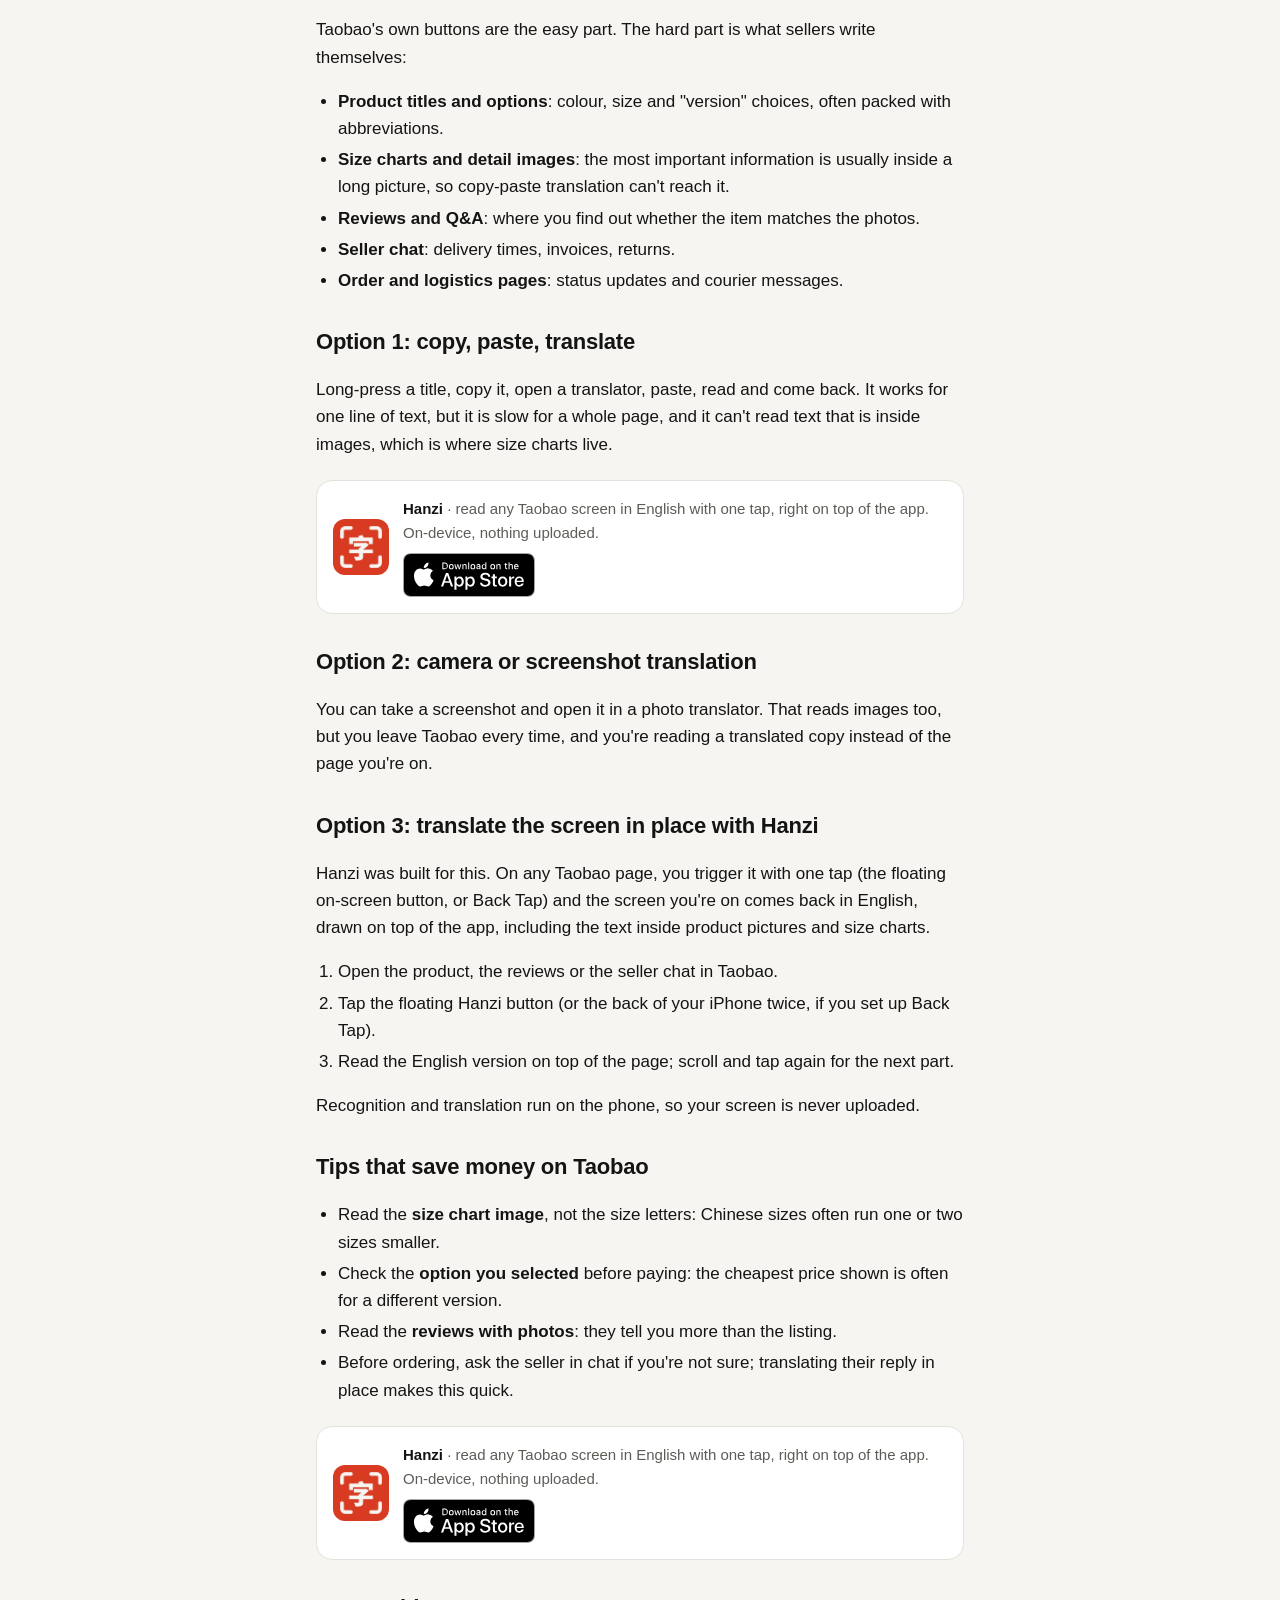
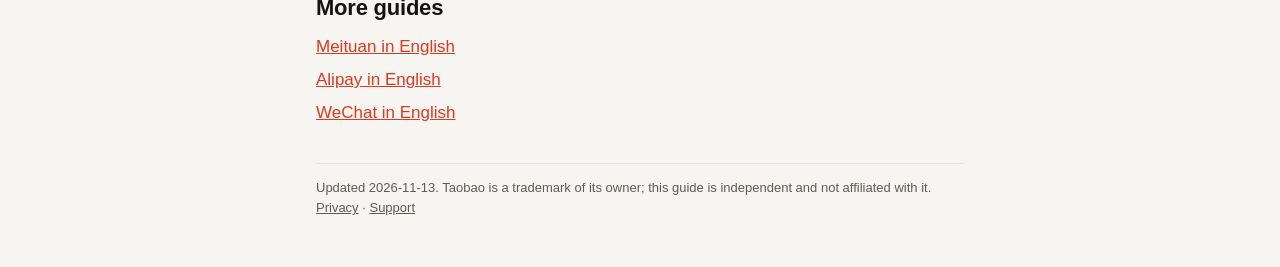
<file: guides/taobao-in-english/index.html>
<!doctype html>
<html lang="en"><head><meta charset="utf-8"><meta name="viewport" content="width=device-width,initial-scale=1,viewport-fit=cover">
<title>How to use Taobao in English (2026 guide for foreigners)</title><meta name="description" content="Product titles, sizes, reviews and seller chats on Taobao are written in Chinese. Here is how foreigners in China read all of it in English, step by step."><link rel="canonical" href="https://perufitlife.github.io/hanzi-app/guides/taobao-in-english/">
<meta property="og:title" content="How to use Taobao in English (2026 guide for foreigners)"><meta property="og:description" content="Product titles, sizes, reviews and seller chats on Taobao are written in Chinese. Here is how foreigners in China read all of it in English, step by step."><meta property="og:type" content="article"><meta property="og:url" content="https://perufitlife.github.io/hanzi-app/guides/taobao-in-english/"><meta property="og:image" content="https://perufitlife.github.io/hanzi-app/get/s1.jpg">
<meta name="apple-itunes-app" content="app-id=6814826357"><link rel="icon" href="../../icon.png">
<script type="application/ld+json">{"@context":"https://schema.org","@type":"Article","headline":"How to use Taobao in English (2026 guide for foreigners)","description":"Product titles, sizes, reviews and seller chats on Taobao are written in Chinese. Here is how foreigners in China read all of it in English, step by step.","dateModified":"2026-11-13","datePublished":"2026-11-13","mainEntityOfPage":"https://perufitlife.github.io/hanzi-app/guides/taobao-in-english/","author":{"@type":"Organization","name":"Hanzi"},"publisher":{"@type":"Organization","name":"Hanzi"}}</script><style>:root{--bg:#F6F5F1;--ink:#141413;--ink2:#5E5C57;--seal:#D93A22;--card:#fff;--line:#E4E2DC}
@media (prefers-color-scheme:dark){:root{--bg:#171615;--ink:#F3F1EC;--ink2:#ABA79F;--seal:#F0563C;--card:#211F1D;--line:#34312E}}
*{box-sizing:border-box}html,body{margin:0;background:var(--bg);color:var(--ink);font:17px/1.6 -apple-system,BlinkMacSystemFont,"SF Pro Text","Helvetica Neue",Arial,sans-serif;-webkit-text-size-adjust:100%}
main{max-width:680px;margin:0 auto;padding:22px 16px 48px}header{display:flex;align-items:center;gap:10px;margin-bottom:18px}header img{width:36px;height:36px;border-radius:8px}header a{color:var(--ink);text-decoration:none;font-weight:700;font-size:19px}
h1{font-size:32px;line-height:1.12;margin:0 0 12px;letter-spacing:-.02em}h1 em{font-style:normal;color:var(--seal)}h2{font-size:22px;margin:30px 0 8px;letter-spacing:-.01em}
.lead{color:var(--ink2);font-size:18px}a{color:var(--seal)}ul,ol{padding-left:22px}li{margin:4px 0}
.cta{background:var(--card);border:1px solid var(--line);border-radius:16px;padding:16px;margin:22px 0;display:flex;gap:14px;align-items:center}
.cta img.i{width:56px;height:56px;border-radius:12px;flex:none}.cta p{margin:0 0 8px;color:var(--ink2);font-size:15px}.cta b{color:var(--ink)}.cta a.store img{height:44px;width:auto;display:block}
.shot{display:block;width:62%;max-width:260px;margin:16px auto;border-radius:16px;border:1px solid var(--line)}
footer{margin-top:36px;color:var(--ink2);font-size:13px;border-top:1px solid var(--line);padding-top:14px}footer a{color:var(--ink2)}
nav.more a{display:block;margin:6px 0}</style></head>
<body><main><header><img src="../../icon.png" alt=""><a href="../">Hanzi guides</a></header>
<h1>How to use Taobao <em>in English</em></h1><p class="lead">Taobao is where most of China shops, and it is one of the hardest apps for a newcomer: even when the menus are readable, everything sellers write (product titles, size charts, options, reviews and the chat with the shop) is in Chinese.</p>
<img class="shot" src="../../get/s2.jpg" alt="A Chinese app screen translated to English in place by Hanzi" loading="lazy" width="598" height="1300">
<h2>What is actually in Chinese</h2>
<p>Taobao's own buttons are the easy part. The hard part is what sellers write themselves:</p>
<ul><li><b>Product titles and options</b>: colour, size and "version" choices, often packed with abbreviations.</li>
<li><b>Size charts and detail images</b>: the most important information is usually inside a long picture, so copy-paste translation can't reach it.</li>
<li><b>Reviews and Q&amp;A</b>: where you find out whether the item matches the photos.</li>
<li><b>Seller chat</b>: delivery times, invoices, returns.</li>
<li><b>Order and logistics pages</b>: status updates and courier messages.</li></ul>
<h2>Option 1: copy, paste, translate</h2>
<p>Long-press a title, copy it, open a translator, paste, read and come back. It works for one line of text, but it is slow for a whole page, and it can't read text that is inside images, which is where size charts live.</p>
<div class="cta"><img class="i" src="../../icon.png" alt="Hanzi app icon"><div><p><b>Hanzi</b> · read any Taobao screen in English with one tap, right on top of the app. On-device, nothing uploaded.</p>
<a class="store" href="https://apps.apple.com/app/apple-store/id6814826357?pt=128466772&amp;ct=seo-taobao-in-english&amp;mt=8"><img src="../../get/badge.svg" alt="Download on the App Store"></a></div></div>
<h2>Option 2: camera or screenshot translation</h2>
<p>You can take a screenshot and open it in a photo translator. That reads images too, but you leave Taobao every time, and you're reading a translated copy instead of the page you're on.</p>
<h2>Option 3: translate the screen in place with Hanzi</h2>
<p>Hanzi was built for this. On any Taobao page, you trigger it with one tap (the floating on-screen button, or Back Tap) and the screen you're on comes back in English, drawn on top of the app, including the text inside product pictures and size charts.</p>
<ol><li>Open the product, the reviews or the seller chat in Taobao.</li>
<li>Tap the floating Hanzi button (or the back of your iPhone twice, if you set up Back Tap).</li>
<li>Read the English version on top of the page; scroll and tap again for the next part.</li></ol>
<p>Recognition and translation run on the phone, so your screen is never uploaded.</p>
<h2>Tips that save money on Taobao</h2>
<ul><li>Read the <b>size chart image</b>, not the size letters: Chinese sizes often run one or two sizes smaller.</li>
<li>Check the <b>option you selected</b> before paying: the cheapest price shown is often for a different version.</li>
<li>Read the <b>reviews with photos</b>: they tell you more than the listing.</li>
<li>Before ordering, ask the seller in chat if you're not sure; translating their reply in place makes this quick.</li></ul>
<div class="cta"><img class="i" src="../../icon.png" alt="Hanzi app icon"><div><p><b>Hanzi</b> · read any Taobao screen in English with one tap, right on top of the app. On-device, nothing uploaded.</p>
<a class="store" href="https://apps.apple.com/app/apple-store/id6814826357?pt=128466772&amp;ct=seo-taobao-in-english&amp;mt=8"><img src="../../get/badge.svg" alt="Download on the App Store"></a></div></div>
<h2>More guides</h2><nav class="more"><a href="../meituan-in-english/">Meituan in English</a><a href="../alipay-in-english/">Alipay in English</a><a href="../wechat-in-english/">WeChat in English</a></nav>
<footer>Updated 2026-11-13. Taobao is a trademark of its owner; this guide is independent and not affiliated with it.<br><a href="../../privacy/">Privacy</a> · <a href="../../support/">Support</a></footer>
</main><script>
(function(){var q=new URLSearchParams(location.search),v="seo-taobao-in-english",sid="hzw-"+Math.random().toString(16).slice(2)+Date.now().toString(16);
function ph(e){try{fetch("https://us.i.posthog.com/capture/",{method:"POST",keepalive:true,headers:{"Content-Type":"application/json"},body:JSON.stringify({api_key:"phc_3XrhNSwJkffw9lChO0bvAAEboGSp8wbr6FU7kwlqE8B",event:e,distinct_id:sid,properties:{$lib:"hanzi-web",v:v,src:q.get("utm_source")||"seo",ref:document.referrer?new URL(document.referrer).hostname:null,$process_person_profile:false}})})}catch(x){}}
ph("web_landing_view");var a=document.querySelectorAll("a.store");for(var i=0;i<a.length;i++)a[i].addEventListener("click",function(){ph("web_store_click")});})();
</script></body></html>
</file>
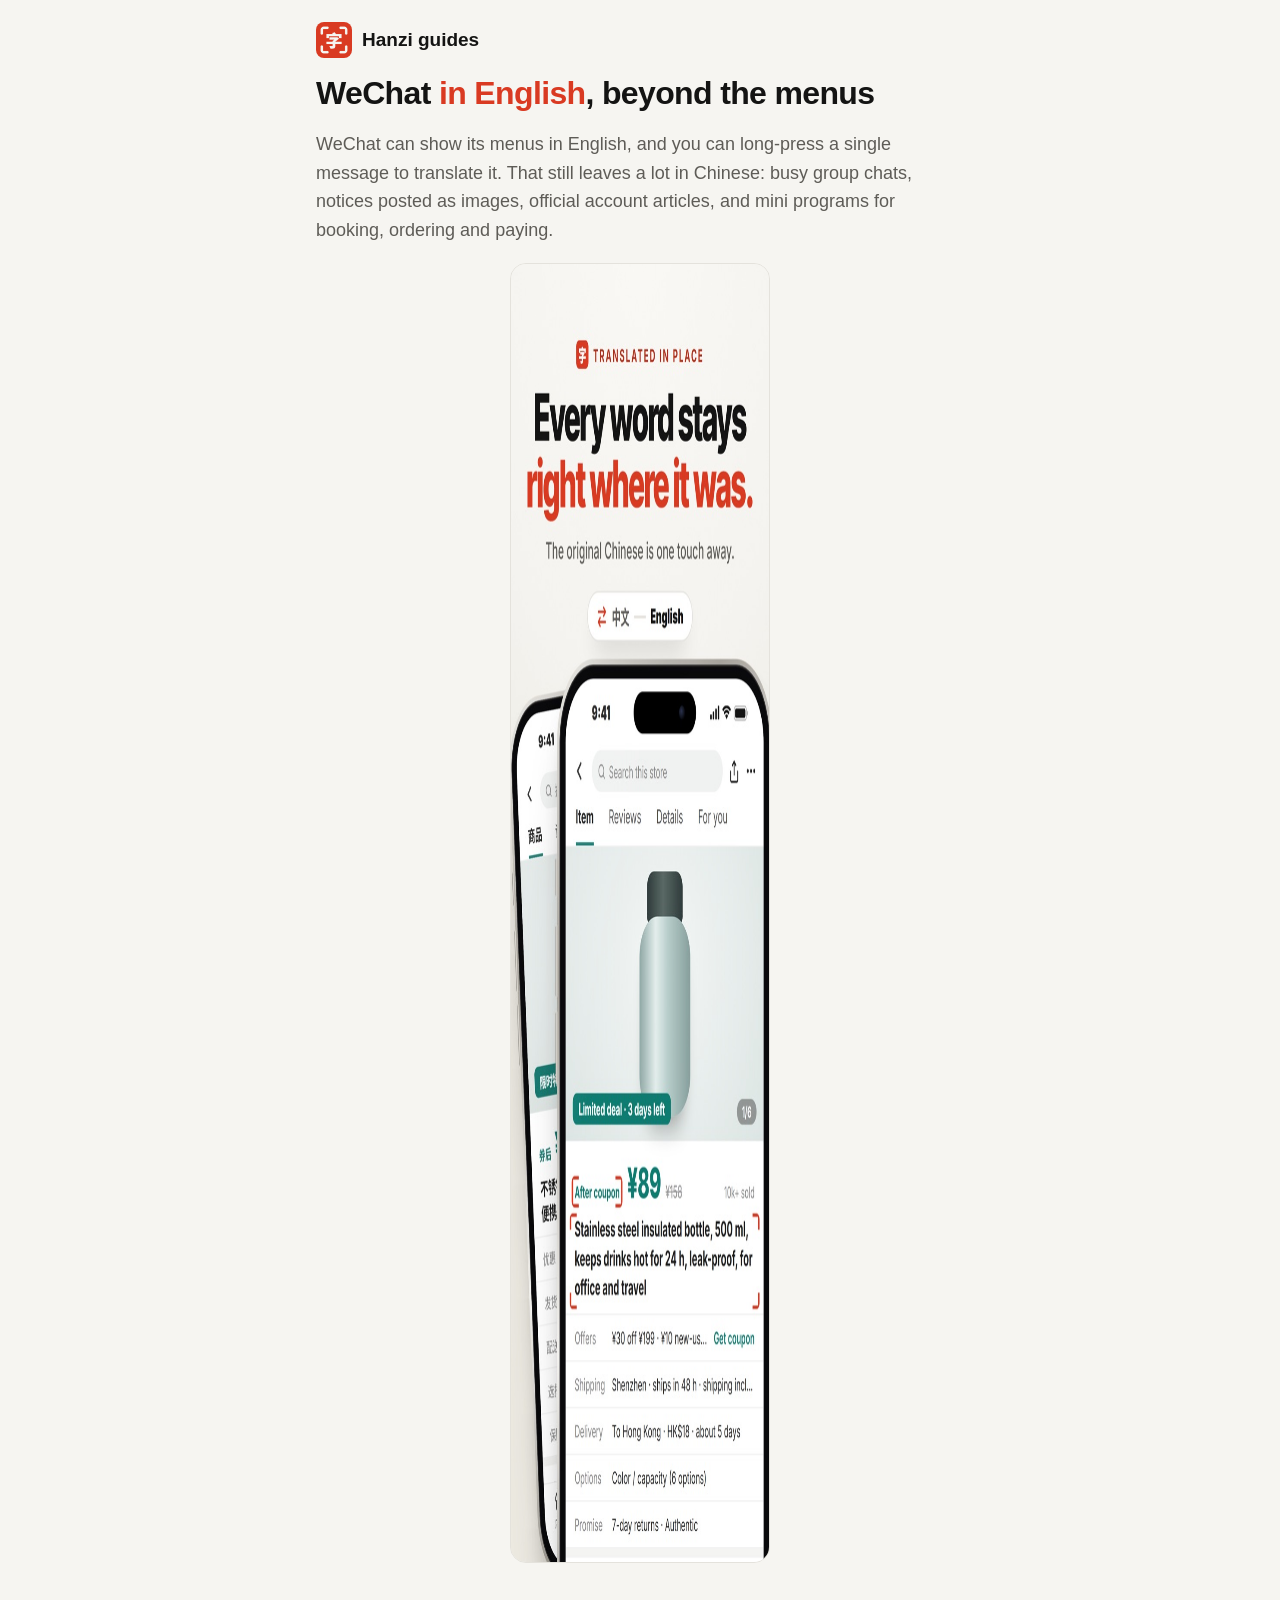
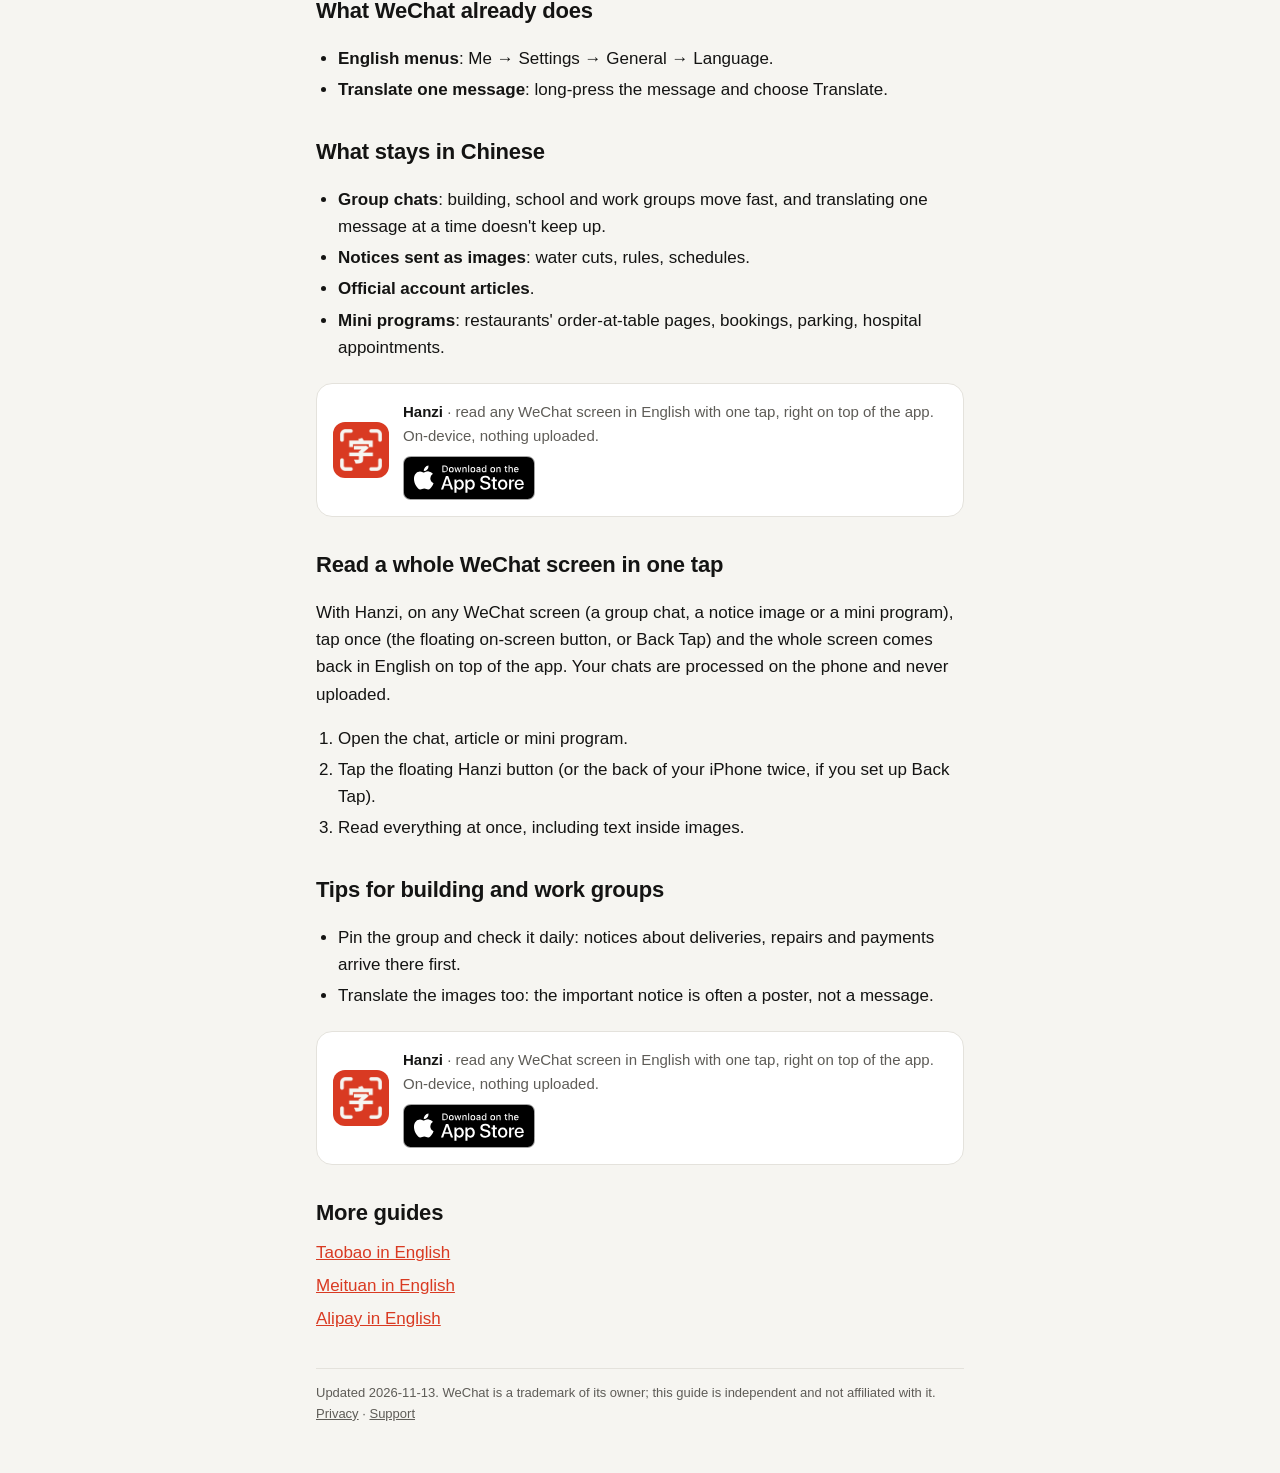
<file: guides/wechat-in-english/index.html>
<!doctype html>
<html lang="en"><head><meta charset="utf-8"><meta name="viewport" content="width=device-width,initial-scale=1,viewport-fit=cover">
<title>WeChat in English: chats, official accounts and mini programs for foreigners</title><meta name="description" content="WeChat's menus and single messages can be translated, but group chats, official account articles, mini programs and images stay in Chinese. How to read all of it in English."><link rel="canonical" href="https://perufitlife.github.io/hanzi-app/guides/wechat-in-english/">
<meta property="og:title" content="WeChat in English: chats, official accounts and mini programs for foreigners"><meta property="og:description" content="WeChat's menus and single messages can be translated, but group chats, official account articles, mini programs and images stay in Chinese. How to read all of it in English."><meta property="og:type" content="article"><meta property="og:url" content="https://perufitlife.github.io/hanzi-app/guides/wechat-in-english/"><meta property="og:image" content="https://perufitlife.github.io/hanzi-app/get/s1.jpg">
<meta name="apple-itunes-app" content="app-id=6814826357"><link rel="icon" href="../../icon.png">
<script type="application/ld+json">{"@context":"https://schema.org","@type":"Article","headline":"WeChat in English: chats, official accounts and mini programs for foreigners","description":"WeChat's menus and single messages can be translated, but group chats, official account articles, mini programs and images stay in Chinese. How to read all of it in English.","dateModified":"2026-11-13","datePublished":"2026-11-13","mainEntityOfPage":"https://perufitlife.github.io/hanzi-app/guides/wechat-in-english/","author":{"@type":"Organization","name":"Hanzi"},"publisher":{"@type":"Organization","name":"Hanzi"}}</script><style>:root{--bg:#F6F5F1;--ink:#141413;--ink2:#5E5C57;--seal:#D93A22;--card:#fff;--line:#E4E2DC}
@media (prefers-color-scheme:dark){:root{--bg:#171615;--ink:#F3F1EC;--ink2:#ABA79F;--seal:#F0563C;--card:#211F1D;--line:#34312E}}
*{box-sizing:border-box}html,body{margin:0;background:var(--bg);color:var(--ink);font:17px/1.6 -apple-system,BlinkMacSystemFont,"SF Pro Text","Helvetica Neue",Arial,sans-serif;-webkit-text-size-adjust:100%}
main{max-width:680px;margin:0 auto;padding:22px 16px 48px}header{display:flex;align-items:center;gap:10px;margin-bottom:18px}header img{width:36px;height:36px;border-radius:8px}header a{color:var(--ink);text-decoration:none;font-weight:700;font-size:19px}
h1{font-size:32px;line-height:1.12;margin:0 0 12px;letter-spacing:-.02em}h1 em{font-style:normal;color:var(--seal)}h2{font-size:22px;margin:30px 0 8px;letter-spacing:-.01em}
.lead{color:var(--ink2);font-size:18px}a{color:var(--seal)}ul,ol{padding-left:22px}li{margin:4px 0}
.cta{background:var(--card);border:1px solid var(--line);border-radius:16px;padding:16px;margin:22px 0;display:flex;gap:14px;align-items:center}
.cta img.i{width:56px;height:56px;border-radius:12px;flex:none}.cta p{margin:0 0 8px;color:var(--ink2);font-size:15px}.cta b{color:var(--ink)}.cta a.store img{height:44px;width:auto;display:block}
.shot{display:block;width:62%;max-width:260px;margin:16px auto;border-radius:16px;border:1px solid var(--line)}
footer{margin-top:36px;color:var(--ink2);font-size:13px;border-top:1px solid var(--line);padding-top:14px}footer a{color:var(--ink2)}
nav.more a{display:block;margin:6px 0}</style></head>
<body><main><header><img src="../../icon.png" alt=""><a href="../">Hanzi guides</a></header>
<h1>WeChat <em>in English</em>, beyond the menus</h1><p class="lead">WeChat can show its menus in English, and you can long-press a single message to translate it. That still leaves a lot in Chinese: busy group chats, notices posted as images, official account articles, and mini programs for booking, ordering and paying.</p>
<img class="shot" src="../../get/s2.jpg" alt="A Chinese app screen translated to English in place by Hanzi" loading="lazy" width="598" height="1300">
<h2>What WeChat already does</h2>
<ul><li><b>English menus</b>: Me → Settings → General → Language.</li>
<li><b>Translate one message</b>: long-press the message and choose Translate.</li></ul>
<h2>What stays in Chinese</h2>
<ul><li><b>Group chats</b>: building, school and work groups move fast, and translating one message at a time doesn't keep up.</li>
<li><b>Notices sent as images</b>: water cuts, rules, schedules.</li>
<li><b>Official account articles</b>.</li>
<li><b>Mini programs</b>: restaurants' order-at-table pages, bookings, parking, hospital appointments.</li></ul>
<div class="cta"><img class="i" src="../../icon.png" alt="Hanzi app icon"><div><p><b>Hanzi</b> · read any WeChat screen in English with one tap, right on top of the app. On-device, nothing uploaded.</p>
<a class="store" href="https://apps.apple.com/app/apple-store/id6814826357?pt=128466772&amp;ct=seo-wechat-in-english&amp;mt=8"><img src="../../get/badge.svg" alt="Download on the App Store"></a></div></div>
<h2>Read a whole WeChat screen in one tap</h2>
<p>With Hanzi, on any WeChat screen (a group chat, a notice image or a mini program), tap once (the floating on-screen button, or Back Tap) and the whole screen comes back in English on top of the app. Your chats are processed on the phone and never uploaded.</p>
<ol><li>Open the chat, article or mini program.</li>
<li>Tap the floating Hanzi button (or the back of your iPhone twice, if you set up Back Tap).</li>
<li>Read everything at once, including text inside images.</li></ol>
<h2>Tips for building and work groups</h2>
<ul><li>Pin the group and check it daily: notices about deliveries, repairs and payments arrive there first.</li>
<li>Translate the images too: the important notice is often a poster, not a message.</li></ul>
<div class="cta"><img class="i" src="../../icon.png" alt="Hanzi app icon"><div><p><b>Hanzi</b> · read any WeChat screen in English with one tap, right on top of the app. On-device, nothing uploaded.</p>
<a class="store" href="https://apps.apple.com/app/apple-store/id6814826357?pt=128466772&amp;ct=seo-wechat-in-english&amp;mt=8"><img src="../../get/badge.svg" alt="Download on the App Store"></a></div></div>
<h2>More guides</h2><nav class="more"><a href="../taobao-in-english/">Taobao in English</a><a href="../meituan-in-english/">Meituan in English</a><a href="../alipay-in-english/">Alipay in English</a></nav>
<footer>Updated 2026-11-13. WeChat is a trademark of its owner; this guide is independent and not affiliated with it.<br><a href="../../privacy/">Privacy</a> · <a href="../../support/">Support</a></footer>
</main><script>
(function(){var q=new URLSearchParams(location.search),v="seo-wechat-in-english",sid="hzw-"+Math.random().toString(16).slice(2)+Date.now().toString(16);
function ph(e){try{fetch("https://us.i.posthog.com/capture/",{method:"POST",keepalive:true,headers:{"Content-Type":"application/json"},body:JSON.stringify({api_key:"phc_3XrhNSwJkffw9lChO0bvAAEboGSp8wbr6FU7kwlqE8B",event:e,distinct_id:sid,properties:{$lib:"hanzi-web",v:v,src:q.get("utm_source")||"seo",ref:document.referrer?new URL(document.referrer).hostname:null,$process_person_profile:false}})})}catch(x){}}
ph("web_landing_view");var a=document.querySelectorAll("a.store");for(var i=0;i<a.length;i++)a[i].addEventListener("click",function(){ph("web_store_click")});})();
</script></body></html>
</file>
<file: estilo.css>
:root{--bg:#F6F5F1;--ink:#141413;--ink2:#5E5C57;--seal:#D93A22;--card:#fff;--line:#E4E2DC}
@media (prefers-color-scheme:dark){:root{--bg:#171615;--ink:#F3F1EC;--ink2:#ABA79F;--seal:#F0563C;--card:#211F1D;--line:#34312E}}
*{box-sizing:border-box}body{margin:0;background:var(--bg);color:var(--ink);font:17px/1.55 -apple-system,BlinkMacSystemFont,"SF Pro Text","Helvetica Neue",Arial,sans-serif}
main{max-width:680px;margin:0 auto;padding:40px 20px 80px}header{display:flex;align-items:center;gap:12px;margin-bottom:28px}
header img{width:44px;height:44px;border-radius:10px}header b{font-size:22px}h1{font-size:32px;line-height:1.15;margin:0 0 6px}
h2{font-size:20px;margin:32px 0 8px}p,li{color:var(--ink2)}a{color:var(--seal)}.card{background:var(--card);border:1px solid var(--line);border-radius:18px;padding:18px 20px;margin:18px 0}
small{color:var(--ink2)}
</file>
